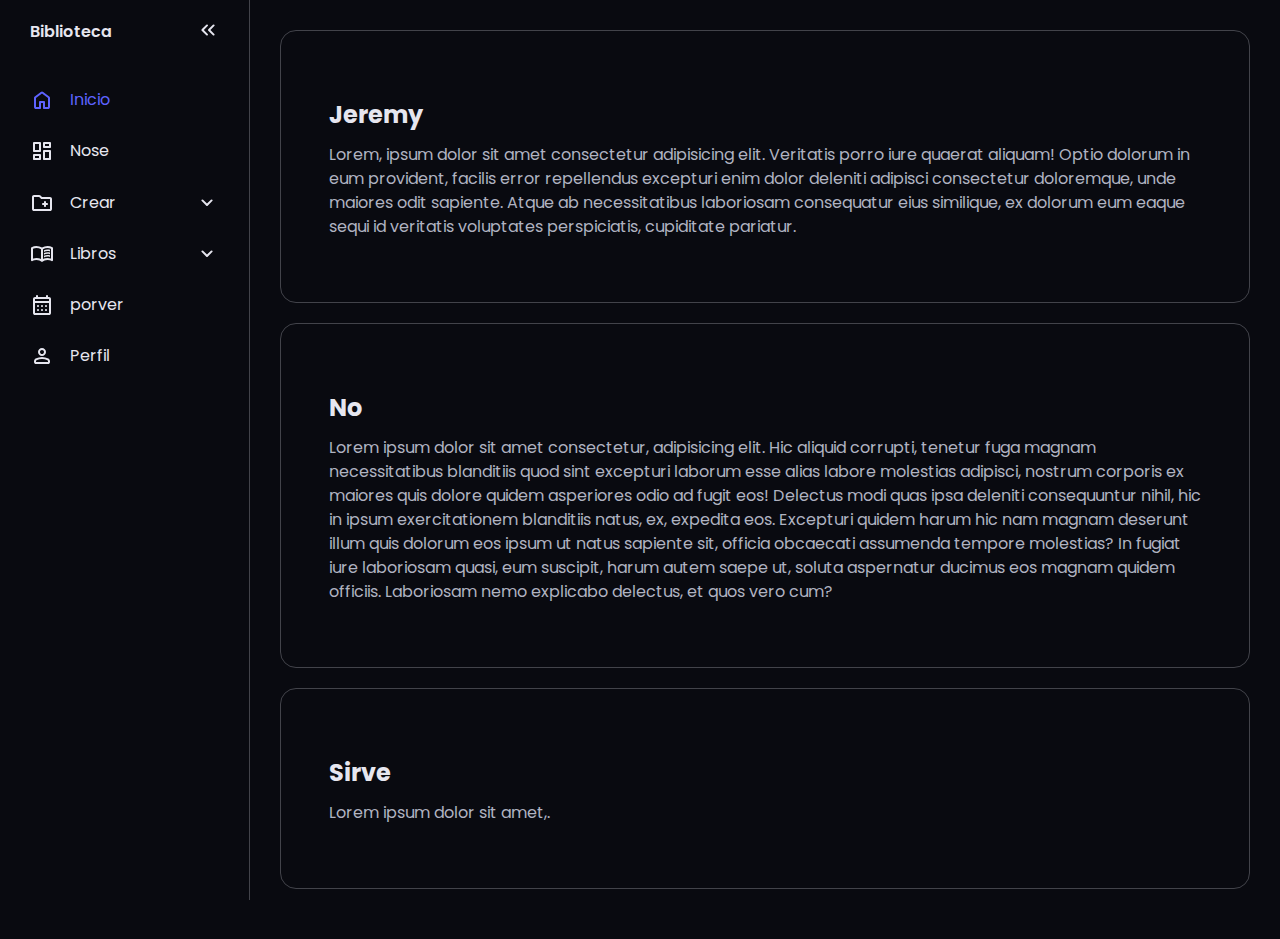
<file: Menu/index.html>
<!DOCTYPE html>
<html lang="en">

<head>
    <meta charset="UTF-8">
    <meta name="viewport" content="width=device-width, initial-scale=1.0">
    <title>Biblioteca</title>
    <link rel="stylesheet" href="estilo.css">
    <script type="text/javascript" src="main.js" defer></script>
</head>

<body>
    <nav id="sidebar">
        <ul>
            <li>
                <span class="logo">Biblioteca</span>
                <button onclick=toggleSidebar() id="toggle-btn">
                    <svg xmlns="http://www.w3.org/2000/svg" height="24px" viewBox="0 -960 960 960" width="24px"
                        fill="#e8eaed">
                        <path
                            d="m313-480 155 156q11 11 11.5 27.5T468-268q-11 11-28 11t-28-11L228-452q-6-6-8.5-13t-2.5-15q0-8 2.5-15t8.5-13l184-184q11-11 27.5-11.5T468-692q11 11 11 28t-11 28L313-480Zm264 0 155 156q11 11 11.5 27.5T732-268q-11 11-28 11t-28-11L492-452q-6-6-8.5-13t-2.5-15q0-8 2.5-15t8.5-13l184-184q11-11 27.5-11.5T732-692q11 11 11 28t-11 28L577-480Z" />
                    </svg>
                </button>
            </li>
            <li class="active">
                <a href="index.html">
                    <svg xmlns="http://www.w3.org/2000/svg" height="24px" viewBox="0 -960 960 960" width="24px"
                        fill="#e8eaed">
                        <path
                            d="M240-200h120v-200q0-17 11.5-28.5T400-440h160q17 0 28.5 11.5T600-400v200h120v-360L480-740 240-560v360Zm-80 0v-360q0-19 8.5-36t23.5-28l240-180q21-16 48-16t48 16l240 180q15 11 23.5 28t8.5 36v360q0 33-23.5 56.5T720-120H560q-17 0-28.5-11.5T520-160v-200h-80v200q0 17-11.5 28.5T400-120H240q-33 0-56.5-23.5T160-200Zm320-270Z" />
                    </svg>
                    <span>Inicio</span>
                </a>
            </li>
            <li>
                <a href="Nose.html">
                    <svg xmlns="http://www.w3.org/2000/svg" height="24px" viewBox="0 -960 960 960" width="24px"
                        fill="#e8eaed">
                        <path
                            d="M520-640v-160q0-17 11.5-28.5T560-840h240q17 0 28.5 11.5T840-800v160q0 17-11.5 28.5T800-600H560q-17 0-28.5-11.5T520-640ZM120-480v-320q0-17 11.5-28.5T160-840h240q17 0 28.5 11.5T440-800v320q0 17-11.5 28.5T400-440H160q-17 0-28.5-11.5T120-480Zm400 320v-320q0-17 11.5-28.5T560-520h240q17 0 28.5 11.5T840-480v320q0 17-11.5 28.5T800-120H560q-17 0-28.5-11.5T520-160Zm-400 0v-160q0-17 11.5-28.5T160-360h240q17 0 28.5 11.5T440-320v160q0 17-11.5 28.5T400-120H160q-17 0-28.5-11.5T120-160Zm80-360h160v-240H200v240Zm400 320h160v-240H600v240Zm0-480h160v-80H600v80ZM200-200h160v-80H200v80Zm160-320Zm240-160Zm0 240ZM360-280Z" />
                    </svg>
                    <span>Nose</span>
                </a>
            </li>
            <li>
                <button onclick=toggleSubMenu(this) class="dropdown-btn">
                    <svg xmlns="http://www.w3.org/2000/svg" height="24px" viewBox="0 -960 960 960" width="24px"
                        fill="#e8eaed">
                        <path
                            d="M160-160q-33 0-56.5-23.5T80-240v-480q0-33 23.5-56.5T160-800h207q16 0 30.5 6t25.5 17l57 57h320q33 0 56.5 23.5T880-640v400q0 33-23.5 56.5T800-160H160Zm0-80h640v-400H447l-80-80H160v480Zm0 0v-480 480Zm400-160v40q0 17 11.5 28.5T600-320q17 0 28.5-11.5T640-360v-40h40q17 0 28.5-11.5T720-440q0-17-11.5-28.5T680-480h-40v-40q0-17-11.5-28.5T600-560q-17 0-28.5 11.5T560-520v40h-40q-17 0-28.5 11.5T480-440q0 17 11.5 28.5T520-400h40Z" />
                    </svg>
                    <span>Crear</span>
                    <svg xmlns="http://www.w3.org/2000/svg" height="24px" viewBox="0 -960 960 960" width="24px"
                        fill="#e8eaed">
                        <path
                            d="M480-361q-8 0-15-2.5t-13-8.5L268-556q-11-11-11-28t11-28q11-11 28-11t28 11l156 156 156-156q11-11 28-11t28 11q11 11 11 28t-11 28L508-372q-6 6-13 8.5t-15 2.5Z" />
                    </svg>
                </button>
                <ul class="sub-menu">
                    <div>
                        <li><a href="Crear Libro.html">Crear Libro</a></li>
                        <li><a href="SubirLibro.html">Publicar/Subir</a></li>
                    </div>
                </ul>
            </li>
            <li>
                <button onclick=toggleSubMenu(this) class="dropdown-btn">
                    <svg xmlns="http://www.w3.org/2000/svg" height="24px" viewBox="0 -960 960 960" width="24px"
                        fill="#e8eaed">
                        <path
                            d="M560-564v-68q33-14 67.5-21t72.5-7q26 0 51 4t49 10v64q-24-9-48.5-13.5T700-600q-38 0-73 9.5T560-564Zm0 220v-68q33-14 67.5-21t72.5-7q26 0 51 4t49 10v64q-24-9-48.5-13.5T700-380q-38 0-73 9t-67 27Zm0-110v-68q33-14 67.5-21t72.5-7q26 0 51 4t49 10v64q-24-9-48.5-13.5T700-490q-38 0-73 9.5T560-454ZM260-320q47 0 91.5 10.5T440-278v-394q-41-24-87-36t-93-12q-36 0-71.5 7T120-692v396q35-12 69.5-18t70.5-6Zm260 42q44-21 88.5-31.5T700-320q36 0 70.5 6t69.5 18v-396q-33-14-68.5-21t-71.5-7q-47 0-93 12t-87 36v394Zm-40 118q-48-38-104-59t-116-21q-42 0-82.5 11T100-198q-21 11-40.5-1T40-234v-482q0-11 5.5-21T62-752q46-24 96-36t102-12q58 0 113.5 15T480-740q51-30 106.5-45T700-800q52 0 102 12t96 36q11 5 16.5 15t5.5 21v482q0 23-19.5 35t-40.5 1q-37-20-77.5-31T700-240q-60 0-116 21t-104 59ZM280-494Z" />
                    </svg>
                    <span>Libros</span>
                    <svg xmlns="http://www.w3.org/2000/svg" height="24px" viewBox="0 -960 960 960" width="24px"
                        fill="#e8eaed">
                        <path
                            d="M480-361q-8 0-15-2.5t-13-8.5L268-556q-11-11-11-28t11-28q11-11 28-11t28 11l156 156 156-156q11-11 28-11t28 11q11 11 11 28t-11 28L508-372q-6 6-13 8.5t-15 2.5Z" />
                    </svg>
                </button>
                <ul class="sub-menu">
                    <div>
                        <li><a href="LenguaEspañola.html">Lengua Española</a></li>
                        <li><a href="CienciasSociales.html">Ciencias Sociales</a></li>
                        <li><a href="CienciasNaturales.html">Ciencias Naturales</a></li>

                    </div>
                </ul>
            </li>
            <li>
                <a href="porver.html">
                    <svg xmlns="http://www.w3.org/2000/svg" height="24px" viewBox="0 -960 960 960" width="24px"
                        fill="#e8eaed">
                        <path
                            d="M200-80q-33 0-56.5-23.5T120-160v-560q0-33 23.5-56.5T200-800h40v-40q0-17 11.5-28.5T280-880q17 0 28.5 11.5T320-840v40h320v-40q0-17 11.5-28.5T680-880q17 0 28.5 11.5T720-840v40h40q33 0 56.5 23.5T840-720v560q0 33-23.5 56.5T760-80H200Zm0-80h560v-400H200v400Zm0-480h560v-80H200v80Zm0 0v-80 80Zm280 240q-17 0-28.5-11.5T440-440q0-17 11.5-28.5T480-480q17 0 28.5 11.5T520-440q0 17-11.5 28.5T480-400Zm-160 0q-17 0-28.5-11.5T280-440q0-17 11.5-28.5T320-480q17 0 28.5 11.5T360-440q0 17-11.5 28.5T320-400Zm320 0q-17 0-28.5-11.5T600-440q0-17 11.5-28.5T640-480q17 0 28.5 11.5T680-440q0 17-11.5 28.5T640-400ZM480-240q-17 0-28.5-11.5T440-280q0-17 11.5-28.5T480-320q17 0 28.5 11.5T520-280q0 17-11.5 28.5T480-240Zm-160 0q-17 0-28.5-11.5T280-280q0-17 11.5-28.5T320-320q17 0 28.5 11.5T360-280q0 17-11.5 28.5T320-240Zm320 0q-17 0-28.5-11.5T600-280q0-17 11.5-28.5T640-320q17 0 28.5 11.5T680-280q0 17-11.5 28.5T640-240Z" />
                    </svg>
                    <span>porver</span>
                </a>
            </li>
            <li>
                <a href="perfil.html">
                    <svg xmlns="http://www.w3.org/2000/svg" height="24px" viewBox="0 -960 960 960" width="24px"
                        fill="#e8eaed">
                        <path
                            d="M480-480q-66 0-113-47t-47-113q0-66 47-113t113-47q66 0 113 47t47 113q0 66-47 113t-113 47ZM160-240v-32q0-34 17.5-62.5T224-378q62-31 126-46.5T480-440q66 0 130 15.5T736-378q29 15 46.5 43.5T800-272v32q0 33-23.5 56.5T720-160H240q-33 0-56.5-23.5T160-240Zm80 0h480v-32q0-11-5.5-20T700-306q-54-27-109-40.5T480-360q-56 0-111 13.5T260-306q-9 5-14.5 14t-5.5 20v32Zm240-320q33 0 56.5-23.5T560-640q0-33-23.5-56.5T480-720q-33 0-56.5 23.5T400-640q0 33 23.5 56.5T480-560Zm0-80Zm0 400Z" />
                    </svg>
                    <span>Perfil</span>
                </a>
            </li>
        </ul>
    </nav>
    <main>
       
        <div class="container">
            <h2>Jeremy</h2>
            <p>Lorem, ipsum dolor sit amet consectetur adipisicing elit. Veritatis porro iure quaerat aliquam! Optio
                dolorum in eum provident, facilis error repellendus excepturi enim dolor deleniti adipisci consectetur
                doloremque, unde maiores odit sapiente. Atque ab necessitatibus laboriosam consequatur eius similique,
                ex dolorum eum eaque sequi id veritatis voluptates perspiciatis, cupiditate pariatur.</p>
        </div>
        <div class="container">
            <h2>No</h2>
            <p>Lorem ipsum dolor sit amet consectetur, adipisicing elit. Hic aliquid corrupti, tenetur fuga magnam
                necessitatibus blanditiis quod sint excepturi laborum esse alias labore molestias adipisci, nostrum
                corporis ex maiores quis dolore quidem asperiores odio ad fugit eos! Delectus modi quas ipsa deleniti
                consequuntur nihil, hic in ipsum exercitationem blanditiis natus, ex, expedita eos. Excepturi quidem
                harum hic nam magnam deserunt illum quis dolorum eos ipsum ut natus sapiente sit, officia obcaecati
                assumenda tempore molestias? In fugiat iure laboriosam quasi, eum suscipit, harum autem saepe ut, soluta
                aspernatur ducimus eos magnam quidem officiis. Laboriosam nemo explicabo delectus, et quos vero cum?</p>
        </div>
        <div class="container">
            <h2>Sirve</h2>
            <p>Lorem ipsum dolor sit amet,.</p>
        </div>
    </main>
</body>

</html>
</file>
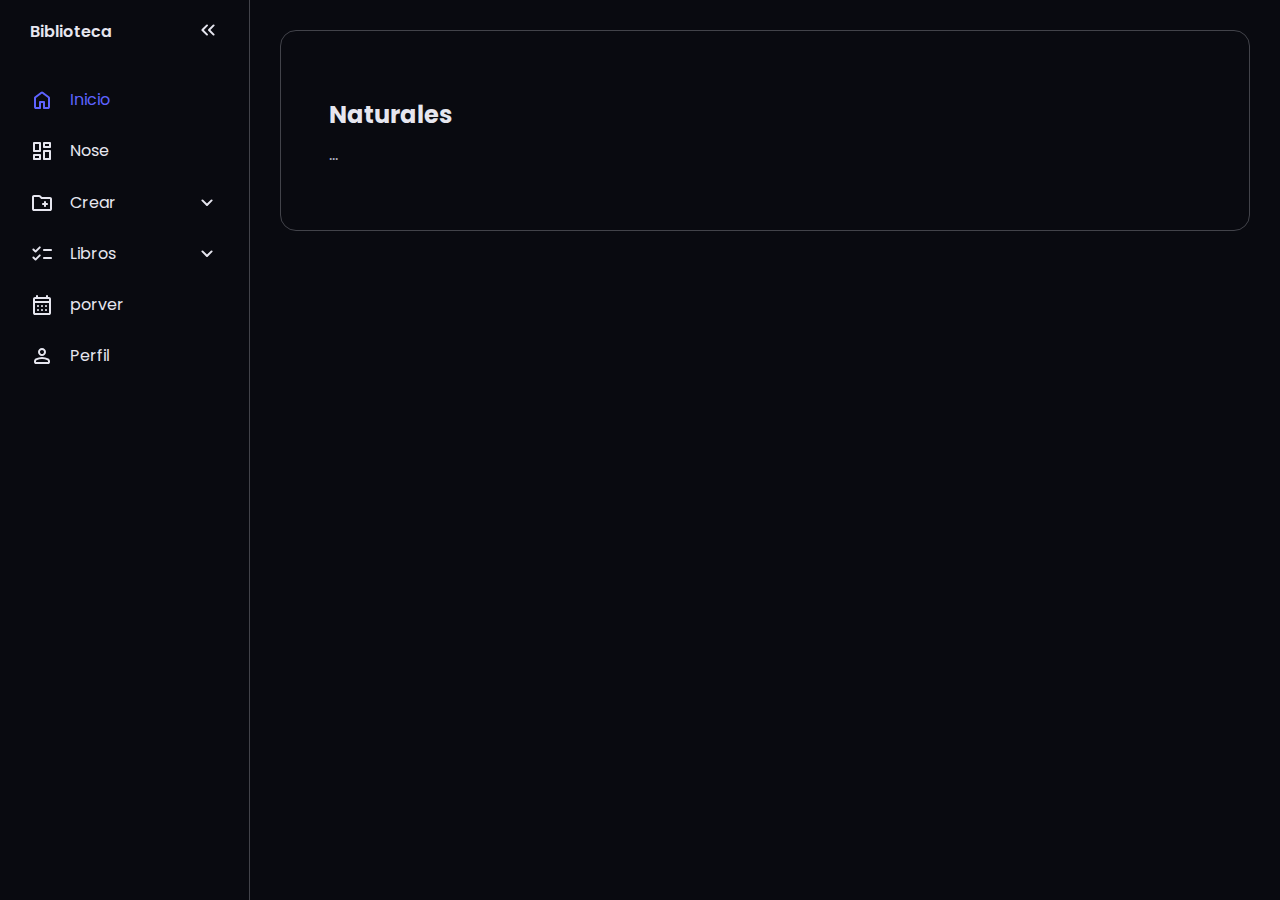
<file: Menu/CienciasNaturales.html>
<!DOCTYPE html>
<html lang="en">

<head>
    <meta charset="UTF-8">
    <meta name="viewport" content="width=device-width, initial-scale=1.0">
    <title>Biblioteca</title>
    <link rel="stylesheet" href="estilo.css">
    <script type="text/javascript" src="main.js" defer></script>
</head>

<body>
    <nav id="sidebar">
        <ul>
            <li>
                <span class="logo">Biblioteca</span>
                <button onclick=toggleSidebar() id="toggle-btn">
                    <svg xmlns="http://www.w3.org/2000/svg" height="24px" viewBox="0 -960 960 960" width="24px"
                        fill="#e8eaed">
                        <path
                            d="m313-480 155 156q11 11 11.5 27.5T468-268q-11 11-28 11t-28-11L228-452q-6-6-8.5-13t-2.5-15q0-8 2.5-15t8.5-13l184-184q11-11 27.5-11.5T468-692q11 11 11 28t-11 28L313-480Zm264 0 155 156q11 11 11.5 27.5T732-268q-11 11-28 11t-28-11L492-452q-6-6-8.5-13t-2.5-15q0-8 2.5-15t8.5-13l184-184q11-11 27.5-11.5T732-692q11 11 11 28t-11 28L577-480Z" />
                    </svg>
                </button>
            </li>
            <li class="active">
                <a href="index.html">
                    <svg xmlns="http://www.w3.org/2000/svg" height="24px" viewBox="0 -960 960 960" width="24px"
                        fill="#e8eaed">
                        <path
                            d="M240-200h120v-200q0-17 11.5-28.5T400-440h160q17 0 28.5 11.5T600-400v200h120v-360L480-740 240-560v360Zm-80 0v-360q0-19 8.5-36t23.5-28l240-180q21-16 48-16t48 16l240 180q15 11 23.5 28t8.5 36v360q0 33-23.5 56.5T720-120H560q-17 0-28.5-11.5T520-160v-200h-80v200q0 17-11.5 28.5T400-120H240q-33 0-56.5-23.5T160-200Zm320-270Z" />
                    </svg>
                    <span>Inicio</span>
                </a>
            </li>
            <li>
                <a href="Nose.html">
                    <svg xmlns="http://www.w3.org/2000/svg" height="24px" viewBox="0 -960 960 960" width="24px"
                        fill="#e8eaed">
                        <path
                            d="M520-640v-160q0-17 11.5-28.5T560-840h240q17 0 28.5 11.5T840-800v160q0 17-11.5 28.5T800-600H560q-17 0-28.5-11.5T520-640ZM120-480v-320q0-17 11.5-28.5T160-840h240q17 0 28.5 11.5T440-800v320q0 17-11.5 28.5T400-440H160q-17 0-28.5-11.5T120-480Zm400 320v-320q0-17 11.5-28.5T560-520h240q17 0 28.5 11.5T840-480v320q0 17-11.5 28.5T800-120H560q-17 0-28.5-11.5T520-160Zm-400 0v-160q0-17 11.5-28.5T160-360h240q17 0 28.5 11.5T440-320v160q0 17-11.5 28.5T400-120H160q-17 0-28.5-11.5T120-160Zm80-360h160v-240H200v240Zm400 320h160v-240H600v240Zm0-480h160v-80H600v80ZM200-200h160v-80H200v80Zm160-320Zm240-160Zm0 240ZM360-280Z" />
                    </svg>
                    <span>Nose</span>
                </a>
            </li>
            <li>
                <button onclick=toggleSubMenu(this) class="dropdown-btn">
                    <svg xmlns="http://www.w3.org/2000/svg" height="24px" viewBox="0 -960 960 960" width="24px"
                        fill="#e8eaed">
                        <path
                            d="M160-160q-33 0-56.5-23.5T80-240v-480q0-33 23.5-56.5T160-800h207q16 0 30.5 6t25.5 17l57 57h320q33 0 56.5 23.5T880-640v400q0 33-23.5 56.5T800-160H160Zm0-80h640v-400H447l-80-80H160v480Zm0 0v-480 480Zm400-160v40q0 17 11.5 28.5T600-320q17 0 28.5-11.5T640-360v-40h40q17 0 28.5-11.5T720-440q0-17-11.5-28.5T680-480h-40v-40q0-17-11.5-28.5T600-560q-17 0-28.5 11.5T560-520v40h-40q-17 0-28.5 11.5T480-440q0 17 11.5 28.5T520-400h40Z" />
                    </svg>
                    <span>Crear</span>
                    <svg xmlns="http://www.w3.org/2000/svg" height="24px" viewBox="0 -960 960 960" width="24px"
                        fill="#e8eaed">
                        <path
                            d="M480-361q-8 0-15-2.5t-13-8.5L268-556q-11-11-11-28t11-28q11-11 28-11t28 11l156 156 156-156q11-11 28-11t28 11q11 11 11 28t-11 28L508-372q-6 6-13 8.5t-15 2.5Z" />
                    </svg>
                </button>
                <ul class="sub-menu">
                    <div>
                        <li><a href="Crear Libro.html">Crear Libro</a></li>
                        <li><a href="SubirLibro.html">Publicar/Subir</a></li>
                    </div>
                </ul>
            </li>
            <li>
                <button onclick=toggleSubMenu(this) class="dropdown-btn">
                    <svg xmlns="http://www.w3.org/2000/svg" height="24px" viewBox="0 -960 960 960" width="24px"
                        fill="#e8eaed">
                        <path
                            d="m221-313 142-142q12-12 28-11.5t28 12.5q11 12 11 28t-11 28L250-228q-12 12-28 12t-28-12l-86-86q-11-11-11-28t11-28q11-11 28-11t28 11l57 57Zm0-320 142-142q12-12 28-11.5t28 12.5q11 12 11 28t-11 28L250-548q-12 12-28 12t-28-12l-86-86q-11-11-11-28t11-28q11-11 28-11t28 11l57 57Zm339 353q-17 0-28.5-11.5T520-320q0-17 11.5-28.5T560-360h280q17 0 28.5 11.5T880-320q0 17-11.5 28.5T840-280H560Zm0-320q-17 0-28.5-11.5T520-640q0-17 11.5-28.5T560-680h280q17 0 28.5 11.5T880-640q0 17-11.5 28.5T840-600H560Z" />
                    </svg>
                    <span>Libros</span>
                    <svg xmlns="http://www.w3.org/2000/svg" height="24px" viewBox="0 -960 960 960" width="24px"
                        fill="#e8eaed">
                        <path
                            d="M480-361q-8 0-15-2.5t-13-8.5L268-556q-11-11-11-28t11-28q11-11 28-11t28 11l156 156 156-156q11-11 28-11t28 11q11 11 11 28t-11 28L508-372q-6 6-13 8.5t-15 2.5Z" />
                    </svg>
                </button>
                <ul class="sub-menu">
                    <div>
                        <li><a href="LenguaEspañola.html">Lengua Española</a></li>
                        <li><a href="CienciasSociales.html">Ciencias Sociales</a></li>
                        <li><a href="CienciasNaturales.html">Ciencias Naturales</a></li>

                    </div>
                </ul>
            </li>
            <li>
                <a href="porver.html">
                    <svg xmlns="http://www.w3.org/2000/svg" height="24px" viewBox="0 -960 960 960" width="24px"
                        fill="#e8eaed">
                        <path
                            d="M200-80q-33 0-56.5-23.5T120-160v-560q0-33 23.5-56.5T200-800h40v-40q0-17 11.5-28.5T280-880q17 0 28.5 11.5T320-840v40h320v-40q0-17 11.5-28.5T680-880q17 0 28.5 11.5T720-840v40h40q33 0 56.5 23.5T840-720v560q0 33-23.5 56.5T760-80H200Zm0-80h560v-400H200v400Zm0-480h560v-80H200v80Zm0 0v-80 80Zm280 240q-17 0-28.5-11.5T440-440q0-17 11.5-28.5T480-480q17 0 28.5 11.5T520-440q0 17-11.5 28.5T480-400Zm-160 0q-17 0-28.5-11.5T280-440q0-17 11.5-28.5T320-480q17 0 28.5 11.5T360-440q0 17-11.5 28.5T320-400Zm320 0q-17 0-28.5-11.5T600-440q0-17 11.5-28.5T640-480q17 0 28.5 11.5T680-440q0 17-11.5 28.5T640-400ZM480-240q-17 0-28.5-11.5T440-280q0-17 11.5-28.5T480-320q17 0 28.5 11.5T520-280q0 17-11.5 28.5T480-240Zm-160 0q-17 0-28.5-11.5T280-280q0-17 11.5-28.5T320-320q17 0 28.5 11.5T360-280q0 17-11.5 28.5T320-240Zm320 0q-17 0-28.5-11.5T600-280q0-17 11.5-28.5T640-320q17 0 28.5 11.5T680-280q0 17-11.5 28.5T640-240Z" />
                    </svg>
                    <span>porver</span>
                </a>
            </li>
            <li>
                <a href="perfil.html">
                    <svg xmlns="http://www.w3.org/2000/svg" height="24px" viewBox="0 -960 960 960" width="24px"
                        fill="#e8eaed">
                        <path
                            d="M480-480q-66 0-113-47t-47-113q0-66 47-113t113-47q66 0 113 47t47 113q0 66-47 113t-113 47ZM160-240v-32q0-34 17.5-62.5T224-378q62-31 126-46.5T480-440q66 0 130 15.5T736-378q29 15 46.5 43.5T800-272v32q0 33-23.5 56.5T720-160H240q-33 0-56.5-23.5T160-240Zm80 0h480v-32q0-11-5.5-20T700-306q-54-27-109-40.5T480-360q-56 0-111 13.5T260-306q-9 5-14.5 14t-5.5 20v32Zm240-320q33 0 56.5-23.5T560-640q0-33-23.5-56.5T480-720q-33 0-56.5 23.5T400-640q0 33 23.5 56.5T480-560Zm0-80Zm0 400Z" />
                    </svg>
                    <span>Perfil</span>
                </a>
            </li>
        </ul>
    </nav>
    <main>
        <div class="container">
            <h2>Naturales</h2>
            <p>...</p>
        </div>
    </main>
</body>

</html>
</file>
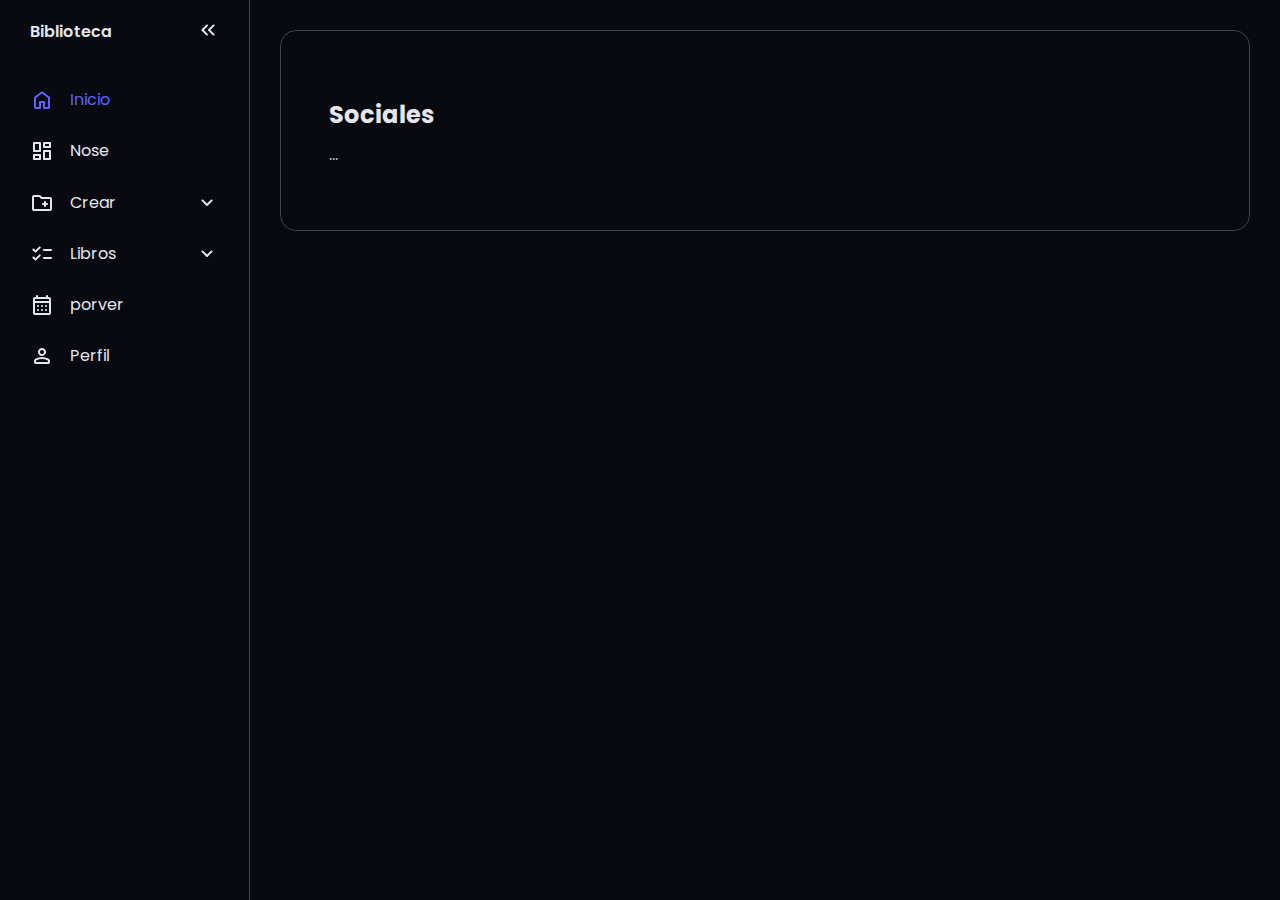
<file: Menu/CienciasSociales.html>
<!DOCTYPE html>
<html lang="en">

<head>
    <meta charset="UTF-8">
    <meta name="viewport" content="width=device-width, initial-scale=1.0">
    <title>Biblioteca</title>
    <link rel="stylesheet" href="estilo.css">
    <script type="text/javascript" src="main.js" defer></script>
</head>

<body>
    <nav id="sidebar">
        <ul>
            <li>
                <span class="logo">Biblioteca</span>
                <button onclick=toggleSidebar() id="toggle-btn">
                    <svg xmlns="http://www.w3.org/2000/svg" height="24px" viewBox="0 -960 960 960" width="24px"
                        fill="#e8eaed">
                        <path
                            d="m313-480 155 156q11 11 11.5 27.5T468-268q-11 11-28 11t-28-11L228-452q-6-6-8.5-13t-2.5-15q0-8 2.5-15t8.5-13l184-184q11-11 27.5-11.5T468-692q11 11 11 28t-11 28L313-480Zm264 0 155 156q11 11 11.5 27.5T732-268q-11 11-28 11t-28-11L492-452q-6-6-8.5-13t-2.5-15q0-8 2.5-15t8.5-13l184-184q11-11 27.5-11.5T732-692q11 11 11 28t-11 28L577-480Z" />
                    </svg>
                </button>
            </li>
            <li class="active">
                <a href="index.html">
                    <svg xmlns="http://www.w3.org/2000/svg" height="24px" viewBox="0 -960 960 960" width="24px"
                        fill="#e8eaed">
                        <path
                            d="M240-200h120v-200q0-17 11.5-28.5T400-440h160q17 0 28.5 11.5T600-400v200h120v-360L480-740 240-560v360Zm-80 0v-360q0-19 8.5-36t23.5-28l240-180q21-16 48-16t48 16l240 180q15 11 23.5 28t8.5 36v360q0 33-23.5 56.5T720-120H560q-17 0-28.5-11.5T520-160v-200h-80v200q0 17-11.5 28.5T400-120H240q-33 0-56.5-23.5T160-200Zm320-270Z" />
                    </svg>
                    <span>Inicio</span>
                </a>
            </li>
            <li>
                <a href="Nose.html">
                    <svg xmlns="http://www.w3.org/2000/svg" height="24px" viewBox="0 -960 960 960" width="24px"
                        fill="#e8eaed">
                        <path
                            d="M520-640v-160q0-17 11.5-28.5T560-840h240q17 0 28.5 11.5T840-800v160q0 17-11.5 28.5T800-600H560q-17 0-28.5-11.5T520-640ZM120-480v-320q0-17 11.5-28.5T160-840h240q17 0 28.5 11.5T440-800v320q0 17-11.5 28.5T400-440H160q-17 0-28.5-11.5T120-480Zm400 320v-320q0-17 11.5-28.5T560-520h240q17 0 28.5 11.5T840-480v320q0 17-11.5 28.5T800-120H560q-17 0-28.5-11.5T520-160Zm-400 0v-160q0-17 11.5-28.5T160-360h240q17 0 28.5 11.5T440-320v160q0 17-11.5 28.5T400-120H160q-17 0-28.5-11.5T120-160Zm80-360h160v-240H200v240Zm400 320h160v-240H600v240Zm0-480h160v-80H600v80ZM200-200h160v-80H200v80Zm160-320Zm240-160Zm0 240ZM360-280Z" />
                    </svg>
                    <span>Nose</span>
                </a>
            </li>
            <li>
                <button onclick=toggleSubMenu(this) class="dropdown-btn">
                    <svg xmlns="http://www.w3.org/2000/svg" height="24px" viewBox="0 -960 960 960" width="24px"
                        fill="#e8eaed">
                        <path
                            d="M160-160q-33 0-56.5-23.5T80-240v-480q0-33 23.5-56.5T160-800h207q16 0 30.5 6t25.5 17l57 57h320q33 0 56.5 23.5T880-640v400q0 33-23.5 56.5T800-160H160Zm0-80h640v-400H447l-80-80H160v480Zm0 0v-480 480Zm400-160v40q0 17 11.5 28.5T600-320q17 0 28.5-11.5T640-360v-40h40q17 0 28.5-11.5T720-440q0-17-11.5-28.5T680-480h-40v-40q0-17-11.5-28.5T600-560q-17 0-28.5 11.5T560-520v40h-40q-17 0-28.5 11.5T480-440q0 17 11.5 28.5T520-400h40Z" />
                    </svg>
                    <span>Crear</span>
                    <svg xmlns="http://www.w3.org/2000/svg" height="24px" viewBox="0 -960 960 960" width="24px"
                        fill="#e8eaed">
                        <path
                            d="M480-361q-8 0-15-2.5t-13-8.5L268-556q-11-11-11-28t11-28q11-11 28-11t28 11l156 156 156-156q11-11 28-11t28 11q11 11 11 28t-11 28L508-372q-6 6-13 8.5t-15 2.5Z" />
                    </svg>
                </button>
                <ul class="sub-menu">
                    <div>
                        <li><a href="Crear Libro.html">Crear Libro</a></li>
                        <li><a href="SubirLibro.html">Publicar/Subir</a></li>
                    </div>
                </ul>
            </li>
            <li>
                <button onclick=toggleSubMenu(this) class="dropdown-btn">
                    <svg xmlns="http://www.w3.org/2000/svg" height="24px" viewBox="0 -960 960 960" width="24px"
                        fill="#e8eaed">
                        <path
                            d="m221-313 142-142q12-12 28-11.5t28 12.5q11 12 11 28t-11 28L250-228q-12 12-28 12t-28-12l-86-86q-11-11-11-28t11-28q11-11 28-11t28 11l57 57Zm0-320 142-142q12-12 28-11.5t28 12.5q11 12 11 28t-11 28L250-548q-12 12-28 12t-28-12l-86-86q-11-11-11-28t11-28q11-11 28-11t28 11l57 57Zm339 353q-17 0-28.5-11.5T520-320q0-17 11.5-28.5T560-360h280q17 0 28.5 11.5T880-320q0 17-11.5 28.5T840-280H560Zm0-320q-17 0-28.5-11.5T520-640q0-17 11.5-28.5T560-680h280q17 0 28.5 11.5T880-640q0 17-11.5 28.5T840-600H560Z" />
                    </svg>
                    <span>Libros</span>
                    <svg xmlns="http://www.w3.org/2000/svg" height="24px" viewBox="0 -960 960 960" width="24px"
                        fill="#e8eaed">
                        <path
                            d="M480-361q-8 0-15-2.5t-13-8.5L268-556q-11-11-11-28t11-28q11-11 28-11t28 11l156 156 156-156q11-11 28-11t28 11q11 11 11 28t-11 28L508-372q-6 6-13 8.5t-15 2.5Z" />
                    </svg>
                </button>
                <ul class="sub-menu">
                    <div>
                        <li><a href="LenguaEspañola.html">Lengua Española</a></li>
                        <li><a href="CienciasSociales.html">Ciencias Sociales</a></li>
                        <li><a href="CienciasNaturales.html">Ciencias Naturales</a></li>

                    </div>
                </ul>
            </li>
            <li>
                <a href="porver.html">
                    <svg xmlns="http://www.w3.org/2000/svg" height="24px" viewBox="0 -960 960 960" width="24px"
                        fill="#e8eaed">
                        <path
                            d="M200-80q-33 0-56.5-23.5T120-160v-560q0-33 23.5-56.5T200-800h40v-40q0-17 11.5-28.5T280-880q17 0 28.5 11.5T320-840v40h320v-40q0-17 11.5-28.5T680-880q17 0 28.5 11.5T720-840v40h40q33 0 56.5 23.5T840-720v560q0 33-23.5 56.5T760-80H200Zm0-80h560v-400H200v400Zm0-480h560v-80H200v80Zm0 0v-80 80Zm280 240q-17 0-28.5-11.5T440-440q0-17 11.5-28.5T480-480q17 0 28.5 11.5T520-440q0 17-11.5 28.5T480-400Zm-160 0q-17 0-28.5-11.5T280-440q0-17 11.5-28.5T320-480q17 0 28.5 11.5T360-440q0 17-11.5 28.5T320-400Zm320 0q-17 0-28.5-11.5T600-440q0-17 11.5-28.5T640-480q17 0 28.5 11.5T680-440q0 17-11.5 28.5T640-400ZM480-240q-17 0-28.5-11.5T440-280q0-17 11.5-28.5T480-320q17 0 28.5 11.5T520-280q0 17-11.5 28.5T480-240Zm-160 0q-17 0-28.5-11.5T280-280q0-17 11.5-28.5T320-320q17 0 28.5 11.5T360-280q0 17-11.5 28.5T320-240Zm320 0q-17 0-28.5-11.5T600-280q0-17 11.5-28.5T640-320q17 0 28.5 11.5T680-280q0 17-11.5 28.5T640-240Z" />
                    </svg>
                    <span>porver</span>
                </a>
            </li>
            <li>
                <a href="perfil.html">
                    <svg xmlns="http://www.w3.org/2000/svg" height="24px" viewBox="0 -960 960 960" width="24px"
                        fill="#e8eaed">
                        <path
                            d="M480-480q-66 0-113-47t-47-113q0-66 47-113t113-47q66 0 113 47t47 113q0 66-47 113t-113 47ZM160-240v-32q0-34 17.5-62.5T224-378q62-31 126-46.5T480-440q66 0 130 15.5T736-378q29 15 46.5 43.5T800-272v32q0 33-23.5 56.5T720-160H240q-33 0-56.5-23.5T160-240Zm80 0h480v-32q0-11-5.5-20T700-306q-54-27-109-40.5T480-360q-56 0-111 13.5T260-306q-9 5-14.5 14t-5.5 20v32Zm240-320q33 0 56.5-23.5T560-640q0-33-23.5-56.5T480-720q-33 0-56.5 23.5T400-640q0 33 23.5 56.5T480-560Zm0-80Zm0 400Z" />
                    </svg>
                    <span>Perfil</span>
                </a>
            </li>
        </ul>
    </nav>
    <main>
        <div class="container">
            <h2>Sociales</h2>
            <p>...</p>
        </div>
    </main>
</body>

</html>
</file>
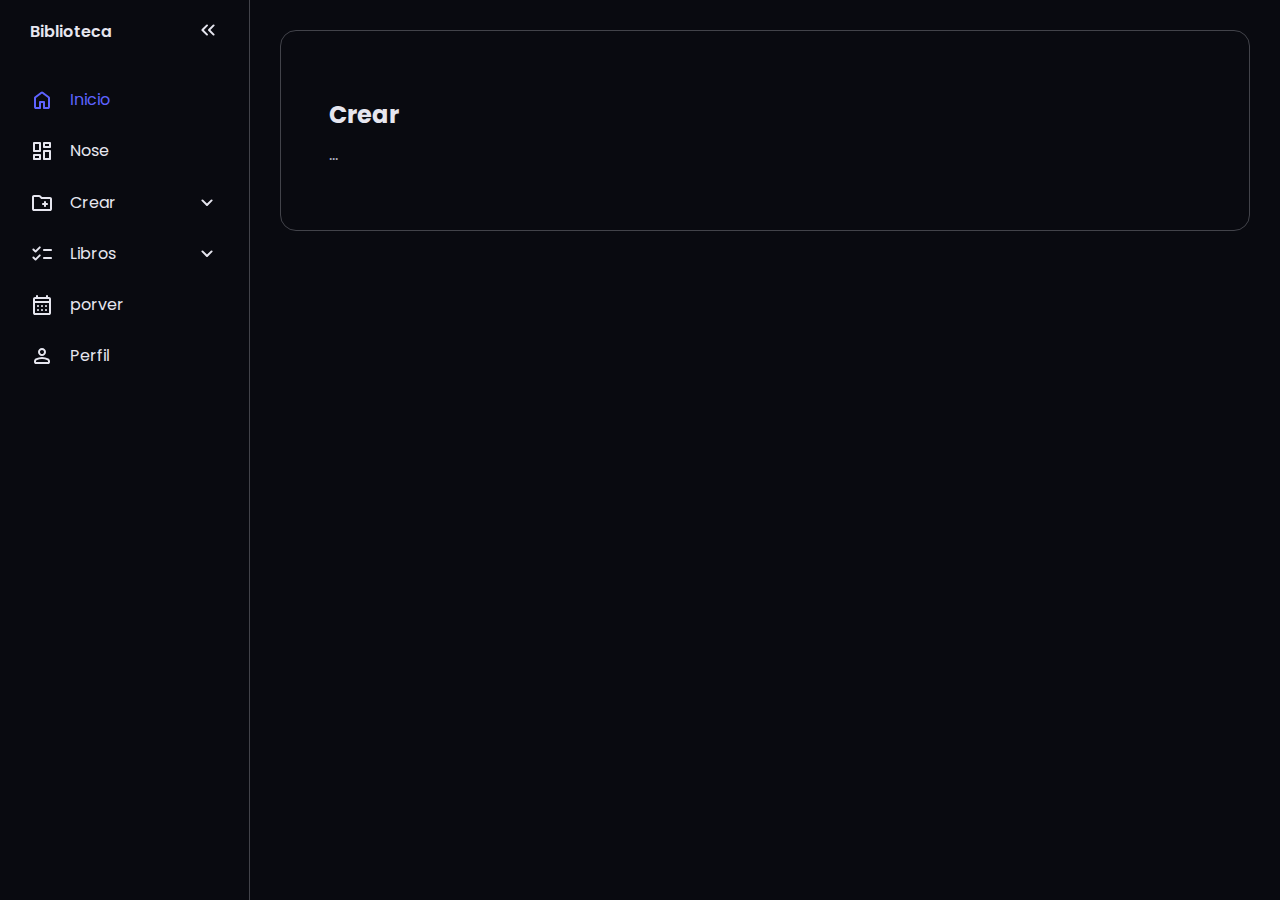
<file: Menu/Crear Libro.html>
<!DOCTYPE html>
<html lang="en">

<head>
    <meta charset="UTF-8">
    <meta name="viewport" content="width=device-width, initial-scale=1.0">
    <title>Biblioteca</title>
    <link rel="stylesheet" href="estilo.css">
    <script type="text/javascript" src="main.js" defer></script>
</head>

<body>
    <nav id="sidebar">
        <ul>
            <li>
                <span class="logo">Biblioteca</span>
                <button onclick=toggleSidebar() id="toggle-btn">
                    <svg xmlns="http://www.w3.org/2000/svg" height="24px" viewBox="0 -960 960 960" width="24px"
                        fill="#e8eaed">
                        <path
                            d="m313-480 155 156q11 11 11.5 27.5T468-268q-11 11-28 11t-28-11L228-452q-6-6-8.5-13t-2.5-15q0-8 2.5-15t8.5-13l184-184q11-11 27.5-11.5T468-692q11 11 11 28t-11 28L313-480Zm264 0 155 156q11 11 11.5 27.5T732-268q-11 11-28 11t-28-11L492-452q-6-6-8.5-13t-2.5-15q0-8 2.5-15t8.5-13l184-184q11-11 27.5-11.5T732-692q11 11 11 28t-11 28L577-480Z" />
                    </svg>
                </button>
            </li>
            <li class="active">
                <a href="index.html">
                    <svg xmlns="http://www.w3.org/2000/svg" height="24px" viewBox="0 -960 960 960" width="24px"
                        fill="#e8eaed">
                        <path
                            d="M240-200h120v-200q0-17 11.5-28.5T400-440h160q17 0 28.5 11.5T600-400v200h120v-360L480-740 240-560v360Zm-80 0v-360q0-19 8.5-36t23.5-28l240-180q21-16 48-16t48 16l240 180q15 11 23.5 28t8.5 36v360q0 33-23.5 56.5T720-120H560q-17 0-28.5-11.5T520-160v-200h-80v200q0 17-11.5 28.5T400-120H240q-33 0-56.5-23.5T160-200Zm320-270Z" />
                    </svg>
                    <span>Inicio</span>
                </a>
            </li>
            <li>
                <a href="Nose.html">
                    <svg xmlns="http://www.w3.org/2000/svg" height="24px" viewBox="0 -960 960 960" width="24px"
                        fill="#e8eaed">
                        <path
                            d="M520-640v-160q0-17 11.5-28.5T560-840h240q17 0 28.5 11.5T840-800v160q0 17-11.5 28.5T800-600H560q-17 0-28.5-11.5T520-640ZM120-480v-320q0-17 11.5-28.5T160-840h240q17 0 28.5 11.5T440-800v320q0 17-11.5 28.5T400-440H160q-17 0-28.5-11.5T120-480Zm400 320v-320q0-17 11.5-28.5T560-520h240q17 0 28.5 11.5T840-480v320q0 17-11.5 28.5T800-120H560q-17 0-28.5-11.5T520-160Zm-400 0v-160q0-17 11.5-28.5T160-360h240q17 0 28.5 11.5T440-320v160q0 17-11.5 28.5T400-120H160q-17 0-28.5-11.5T120-160Zm80-360h160v-240H200v240Zm400 320h160v-240H600v240Zm0-480h160v-80H600v80ZM200-200h160v-80H200v80Zm160-320Zm240-160Zm0 240ZM360-280Z" />
                    </svg>
                    <span>Nose</span>
                </a>
            </li>
            <li>
                <button onclick=toggleSubMenu(this) class="dropdown-btn">
                    <svg xmlns="http://www.w3.org/2000/svg" height="24px" viewBox="0 -960 960 960" width="24px"
                        fill="#e8eaed">
                        <path
                            d="M160-160q-33 0-56.5-23.5T80-240v-480q0-33 23.5-56.5T160-800h207q16 0 30.5 6t25.5 17l57 57h320q33 0 56.5 23.5T880-640v400q0 33-23.5 56.5T800-160H160Zm0-80h640v-400H447l-80-80H160v480Zm0 0v-480 480Zm400-160v40q0 17 11.5 28.5T600-320q17 0 28.5-11.5T640-360v-40h40q17 0 28.5-11.5T720-440q0-17-11.5-28.5T680-480h-40v-40q0-17-11.5-28.5T600-560q-17 0-28.5 11.5T560-520v40h-40q-17 0-28.5 11.5T480-440q0 17 11.5 28.5T520-400h40Z" />
                    </svg>
                    <span>Crear</span>
                    <svg xmlns="http://www.w3.org/2000/svg" height="24px" viewBox="0 -960 960 960" width="24px"
                        fill="#e8eaed">
                        <path
                            d="M480-361q-8 0-15-2.5t-13-8.5L268-556q-11-11-11-28t11-28q11-11 28-11t28 11l156 156 156-156q11-11 28-11t28 11q11 11 11 28t-11 28L508-372q-6 6-13 8.5t-15 2.5Z" />
                    </svg>
                </button>
                <ul class="sub-menu">
                    <div>
                        <li><a href="Crear Libro.html">Crear Libro</a></li>
                        <li><a href="SubirLibro.html">Publicar/Subir</a></li>
                    </div>
                </ul>
            </li>
            <li>
                <button onclick=toggleSubMenu(this) class="dropdown-btn">
                    <svg xmlns="http://www.w3.org/2000/svg" height="24px" viewBox="0 -960 960 960" width="24px"
                        fill="#e8eaed">
                        <path
                            d="m221-313 142-142q12-12 28-11.5t28 12.5q11 12 11 28t-11 28L250-228q-12 12-28 12t-28-12l-86-86q-11-11-11-28t11-28q11-11 28-11t28 11l57 57Zm0-320 142-142q12-12 28-11.5t28 12.5q11 12 11 28t-11 28L250-548q-12 12-28 12t-28-12l-86-86q-11-11-11-28t11-28q11-11 28-11t28 11l57 57Zm339 353q-17 0-28.5-11.5T520-320q0-17 11.5-28.5T560-360h280q17 0 28.5 11.5T880-320q0 17-11.5 28.5T840-280H560Zm0-320q-17 0-28.5-11.5T520-640q0-17 11.5-28.5T560-680h280q17 0 28.5 11.5T880-640q0 17-11.5 28.5T840-600H560Z" />
                    </svg>
                    <span>Libros</span>
                    <svg xmlns="http://www.w3.org/2000/svg" height="24px" viewBox="0 -960 960 960" width="24px"
                        fill="#e8eaed">
                        <path
                            d="M480-361q-8 0-15-2.5t-13-8.5L268-556q-11-11-11-28t11-28q11-11 28-11t28 11l156 156 156-156q11-11 28-11t28 11q11 11 11 28t-11 28L508-372q-6 6-13 8.5t-15 2.5Z" />
                    </svg>
                </button>
                <ul class="sub-menu">
                    <div>
                        <li><a href="LenguaEspañola.html">Lengua Española</a></li>
                        <li><a href="CienciasSociales.html">Ciencias Sociales</a></li>
                        <li><a href="CienciasNaturales.html">Ciencias Naturales</a></li>

                    </div>
                </ul>
            </li>
            <li>
                <a href="porver.html">
                    <svg xmlns="http://www.w3.org/2000/svg" height="24px" viewBox="0 -960 960 960" width="24px"
                        fill="#e8eaed">
                        <path
                            d="M200-80q-33 0-56.5-23.5T120-160v-560q0-33 23.5-56.5T200-800h40v-40q0-17 11.5-28.5T280-880q17 0 28.5 11.5T320-840v40h320v-40q0-17 11.5-28.5T680-880q17 0 28.5 11.5T720-840v40h40q33 0 56.5 23.5T840-720v560q0 33-23.5 56.5T760-80H200Zm0-80h560v-400H200v400Zm0-480h560v-80H200v80Zm0 0v-80 80Zm280 240q-17 0-28.5-11.5T440-440q0-17 11.5-28.5T480-480q17 0 28.5 11.5T520-440q0 17-11.5 28.5T480-400Zm-160 0q-17 0-28.5-11.5T280-440q0-17 11.5-28.5T320-480q17 0 28.5 11.5T360-440q0 17-11.5 28.5T320-400Zm320 0q-17 0-28.5-11.5T600-440q0-17 11.5-28.5T640-480q17 0 28.5 11.5T680-440q0 17-11.5 28.5T640-400ZM480-240q-17 0-28.5-11.5T440-280q0-17 11.5-28.5T480-320q17 0 28.5 11.5T520-280q0 17-11.5 28.5T480-240Zm-160 0q-17 0-28.5-11.5T280-280q0-17 11.5-28.5T320-320q17 0 28.5 11.5T360-280q0 17-11.5 28.5T320-240Zm320 0q-17 0-28.5-11.5T600-280q0-17 11.5-28.5T640-320q17 0 28.5 11.5T680-280q0 17-11.5 28.5T640-240Z" />
                    </svg>
                    <span>porver</span>
                </a>
            </li>
            <li>
                <a href="perfil.html">
                    <svg xmlns="http://www.w3.org/2000/svg" height="24px" viewBox="0 -960 960 960" width="24px"
                        fill="#e8eaed">
                        <path
                            d="M480-480q-66 0-113-47t-47-113q0-66 47-113t113-47q66 0 113 47t47 113q0 66-47 113t-113 47ZM160-240v-32q0-34 17.5-62.5T224-378q62-31 126-46.5T480-440q66 0 130 15.5T736-378q29 15 46.5 43.5T800-272v32q0 33-23.5 56.5T720-160H240q-33 0-56.5-23.5T160-240Zm80 0h480v-32q0-11-5.5-20T700-306q-54-27-109-40.5T480-360q-56 0-111 13.5T260-306q-9 5-14.5 14t-5.5 20v32Zm240-320q33 0 56.5-23.5T560-640q0-33-23.5-56.5T480-720q-33 0-56.5 23.5T400-640q0 33 23.5 56.5T480-560Zm0-80Zm0 400Z" />
                    </svg>
                    <span>Perfil</span>
                </a>
            </li>
        </ul>
    </nav>
    <main>
        <div class="container">
            <h2>Crear</h2>
            <p>...</p>
        </div>
    </main>
</body>

</html>
</file>
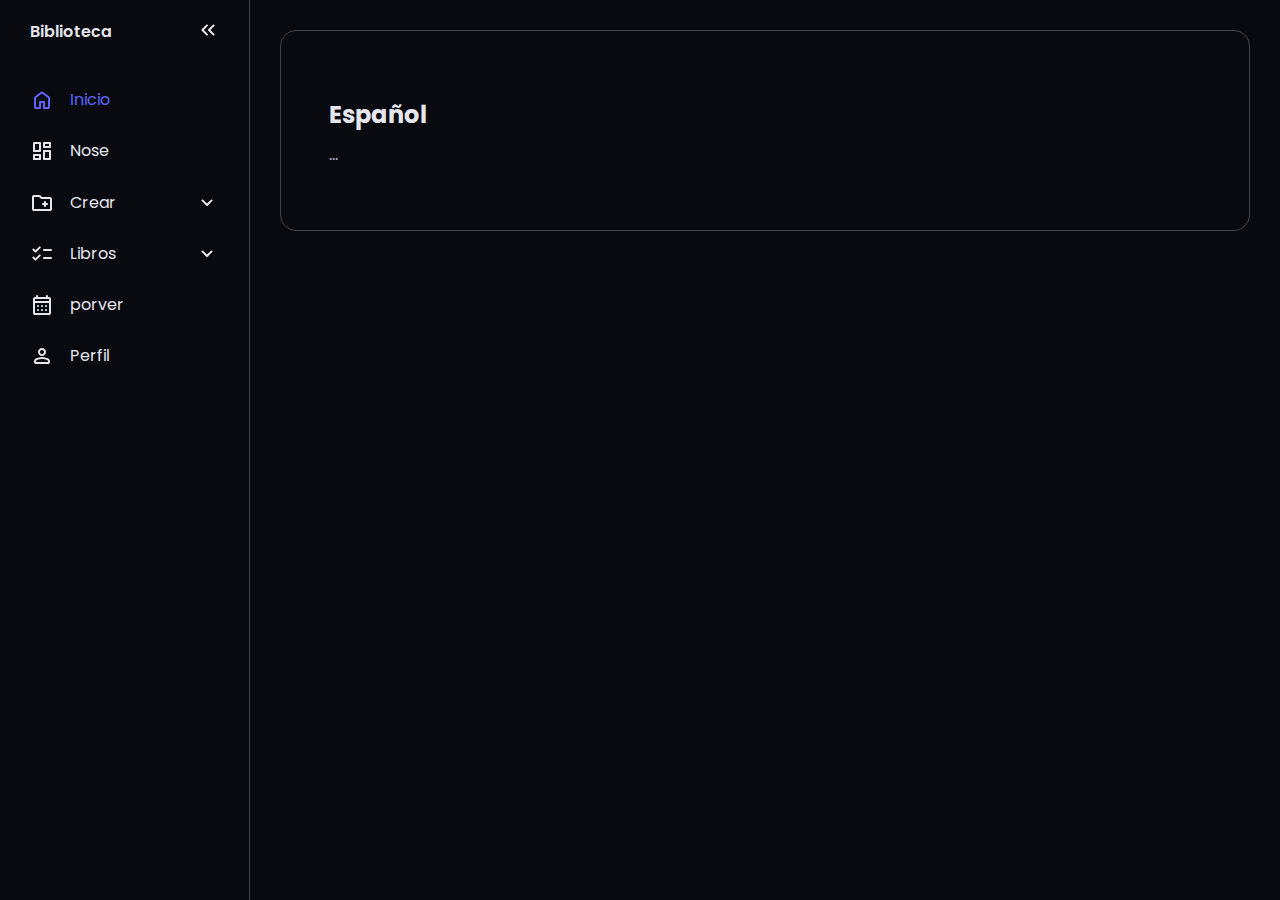
<file: Menu/LenguaEspañola.html>
<!DOCTYPE html>
<html lang="en">

<head>
    <meta charset="UTF-8">
    <meta name="viewport" content="width=device-width, initial-scale=1.0">
    <title>Biblioteca</title>
    <link rel="stylesheet" href="estilo.css">
    <script type="text/javascript" src="main.js" defer></script>
</head>

<body>
    <nav id="sidebar">
        <ul>
            <li>
                <span class="logo">Biblioteca</span>
                <button onclick=toggleSidebar() id="toggle-btn">
                    <svg xmlns="http://www.w3.org/2000/svg" height="24px" viewBox="0 -960 960 960" width="24px"
                        fill="#e8eaed">
                        <path
                            d="m313-480 155 156q11 11 11.5 27.5T468-268q-11 11-28 11t-28-11L228-452q-6-6-8.5-13t-2.5-15q0-8 2.5-15t8.5-13l184-184q11-11 27.5-11.5T468-692q11 11 11 28t-11 28L313-480Zm264 0 155 156q11 11 11.5 27.5T732-268q-11 11-28 11t-28-11L492-452q-6-6-8.5-13t-2.5-15q0-8 2.5-15t8.5-13l184-184q11-11 27.5-11.5T732-692q11 11 11 28t-11 28L577-480Z" />
                    </svg>
                </button>
            </li>
            <li class="active">
                <a href="index.html">
                    <svg xmlns="http://www.w3.org/2000/svg" height="24px" viewBox="0 -960 960 960" width="24px"
                        fill="#e8eaed">
                        <path
                            d="M240-200h120v-200q0-17 11.5-28.5T400-440h160q17 0 28.5 11.5T600-400v200h120v-360L480-740 240-560v360Zm-80 0v-360q0-19 8.5-36t23.5-28l240-180q21-16 48-16t48 16l240 180q15 11 23.5 28t8.5 36v360q0 33-23.5 56.5T720-120H560q-17 0-28.5-11.5T520-160v-200h-80v200q0 17-11.5 28.5T400-120H240q-33 0-56.5-23.5T160-200Zm320-270Z" />
                    </svg>
                    <span>Inicio</span>
                </a>
            </li>
            <li>
                <a href="Nose.html">
                    <svg xmlns="http://www.w3.org/2000/svg" height="24px" viewBox="0 -960 960 960" width="24px"
                        fill="#e8eaed">
                        <path
                            d="M520-640v-160q0-17 11.5-28.5T560-840h240q17 0 28.5 11.5T840-800v160q0 17-11.5 28.5T800-600H560q-17 0-28.5-11.5T520-640ZM120-480v-320q0-17 11.5-28.5T160-840h240q17 0 28.5 11.5T440-800v320q0 17-11.5 28.5T400-440H160q-17 0-28.5-11.5T120-480Zm400 320v-320q0-17 11.5-28.5T560-520h240q17 0 28.5 11.5T840-480v320q0 17-11.5 28.5T800-120H560q-17 0-28.5-11.5T520-160Zm-400 0v-160q0-17 11.5-28.5T160-360h240q17 0 28.5 11.5T440-320v160q0 17-11.5 28.5T400-120H160q-17 0-28.5-11.5T120-160Zm80-360h160v-240H200v240Zm400 320h160v-240H600v240Zm0-480h160v-80H600v80ZM200-200h160v-80H200v80Zm160-320Zm240-160Zm0 240ZM360-280Z" />
                    </svg>
                    <span>Nose</span>
                </a>
            </li>
            <li>
                <button onclick=toggleSubMenu(this) class="dropdown-btn">
                    <svg xmlns="http://www.w3.org/2000/svg" height="24px" viewBox="0 -960 960 960" width="24px"
                        fill="#e8eaed">
                        <path
                            d="M160-160q-33 0-56.5-23.5T80-240v-480q0-33 23.5-56.5T160-800h207q16 0 30.5 6t25.5 17l57 57h320q33 0 56.5 23.5T880-640v400q0 33-23.5 56.5T800-160H160Zm0-80h640v-400H447l-80-80H160v480Zm0 0v-480 480Zm400-160v40q0 17 11.5 28.5T600-320q17 0 28.5-11.5T640-360v-40h40q17 0 28.5-11.5T720-440q0-17-11.5-28.5T680-480h-40v-40q0-17-11.5-28.5T600-560q-17 0-28.5 11.5T560-520v40h-40q-17 0-28.5 11.5T480-440q0 17 11.5 28.5T520-400h40Z" />
                    </svg>
                    <span>Crear</span>
                    <svg xmlns="http://www.w3.org/2000/svg" height="24px" viewBox="0 -960 960 960" width="24px"
                        fill="#e8eaed">
                        <path
                            d="M480-361q-8 0-15-2.5t-13-8.5L268-556q-11-11-11-28t11-28q11-11 28-11t28 11l156 156 156-156q11-11 28-11t28 11q11 11 11 28t-11 28L508-372q-6 6-13 8.5t-15 2.5Z" />
                    </svg>
                </button>
                <ul class="sub-menu">
                    <div>
                        <li><a href="Crear Libro.html">Crear Libro</a></li>
                        <li><a href="SubirLibro.html">Publicar/Subir</a></li>
                    </div>
                </ul>
            </li>
            <li>
                <button onclick=toggleSubMenu(this) class="dropdown-btn">
                    <svg xmlns="http://www.w3.org/2000/svg" height="24px" viewBox="0 -960 960 960" width="24px"
                        fill="#e8eaed">
                        <path
                            d="m221-313 142-142q12-12 28-11.5t28 12.5q11 12 11 28t-11 28L250-228q-12 12-28 12t-28-12l-86-86q-11-11-11-28t11-28q11-11 28-11t28 11l57 57Zm0-320 142-142q12-12 28-11.5t28 12.5q11 12 11 28t-11 28L250-548q-12 12-28 12t-28-12l-86-86q-11-11-11-28t11-28q11-11 28-11t28 11l57 57Zm339 353q-17 0-28.5-11.5T520-320q0-17 11.5-28.5T560-360h280q17 0 28.5 11.5T880-320q0 17-11.5 28.5T840-280H560Zm0-320q-17 0-28.5-11.5T520-640q0-17 11.5-28.5T560-680h280q17 0 28.5 11.5T880-640q0 17-11.5 28.5T840-600H560Z" />
                    </svg>
                    <span>Libros</span>
                    <svg xmlns="http://www.w3.org/2000/svg" height="24px" viewBox="0 -960 960 960" width="24px"
                        fill="#e8eaed">
                        <path
                            d="M480-361q-8 0-15-2.5t-13-8.5L268-556q-11-11-11-28t11-28q11-11 28-11t28 11l156 156 156-156q11-11 28-11t28 11q11 11 11 28t-11 28L508-372q-6 6-13 8.5t-15 2.5Z" />
                    </svg>
                </button>
                <ul class="sub-menu">
                    <div>
                        <li><a href="LenguaEspañola.html">Lengua Española</a></li>
                        <li><a href="CienciasSociales.html">Ciencias Sociales</a></li>
                        <li><a href="CienciasNaturales.html">Ciencias Naturales</a></li>

                    </div>
                </ul>
            </li>
            <li>
                <a href="porver.html">
                    <svg xmlns="http://www.w3.org/2000/svg" height="24px" viewBox="0 -960 960 960" width="24px"
                        fill="#e8eaed">
                        <path
                            d="M200-80q-33 0-56.5-23.5T120-160v-560q0-33 23.5-56.5T200-800h40v-40q0-17 11.5-28.5T280-880q17 0 28.5 11.5T320-840v40h320v-40q0-17 11.5-28.5T680-880q17 0 28.5 11.5T720-840v40h40q33 0 56.5 23.5T840-720v560q0 33-23.5 56.5T760-80H200Zm0-80h560v-400H200v400Zm0-480h560v-80H200v80Zm0 0v-80 80Zm280 240q-17 0-28.5-11.5T440-440q0-17 11.5-28.5T480-480q17 0 28.5 11.5T520-440q0 17-11.5 28.5T480-400Zm-160 0q-17 0-28.5-11.5T280-440q0-17 11.5-28.5T320-480q17 0 28.5 11.5T360-440q0 17-11.5 28.5T320-400Zm320 0q-17 0-28.5-11.5T600-440q0-17 11.5-28.5T640-480q17 0 28.5 11.5T680-440q0 17-11.5 28.5T640-400ZM480-240q-17 0-28.5-11.5T440-280q0-17 11.5-28.5T480-320q17 0 28.5 11.5T520-280q0 17-11.5 28.5T480-240Zm-160 0q-17 0-28.5-11.5T280-280q0-17 11.5-28.5T320-320q17 0 28.5 11.5T360-280q0 17-11.5 28.5T320-240Zm320 0q-17 0-28.5-11.5T600-280q0-17 11.5-28.5T640-320q17 0 28.5 11.5T680-280q0 17-11.5 28.5T640-240Z" />
                    </svg>
                    <span>porver</span>
                </a>
            </li>
            <li>
                <a href="perfil.html">
                    <svg xmlns="http://www.w3.org/2000/svg" height="24px" viewBox="0 -960 960 960" width="24px"
                        fill="#e8eaed">
                        <path
                            d="M480-480q-66 0-113-47t-47-113q0-66 47-113t113-47q66 0 113 47t47 113q0 66-47 113t-113 47ZM160-240v-32q0-34 17.5-62.5T224-378q62-31 126-46.5T480-440q66 0 130 15.5T736-378q29 15 46.5 43.5T800-272v32q0 33-23.5 56.5T720-160H240q-33 0-56.5-23.5T160-240Zm80 0h480v-32q0-11-5.5-20T700-306q-54-27-109-40.5T480-360q-56 0-111 13.5T260-306q-9 5-14.5 14t-5.5 20v32Zm240-320q33 0 56.5-23.5T560-640q0-33-23.5-56.5T480-720q-33 0-56.5 23.5T400-640q0 33 23.5 56.5T480-560Zm0-80Zm0 400Z" />
                    </svg>
                    <span>Perfil</span>
                </a>
            </li>
        </ul>
    </nav>
    <main>
        <div class="container">
            <h2>Español</h2>
            <p>...</p>
        </div>
    </main>
</body>

</html>
</file>
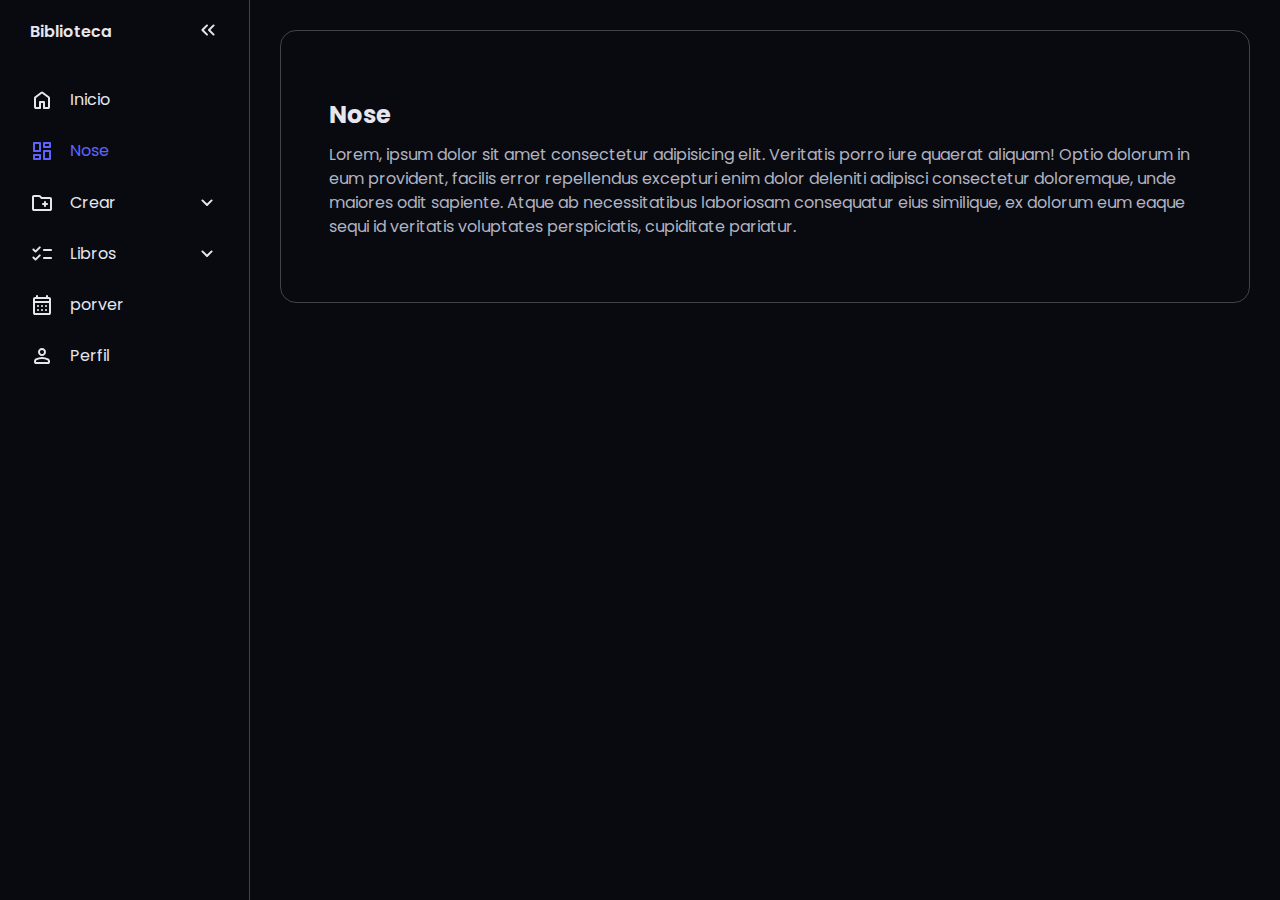
<file: Menu/Nose.html>
<!DOCTYPE html>
<html lang="en">

<head>
  <meta charset="UTF-8">
  <meta name="viewport" content="width=device-width, initial-scale=1.0">
  <title>Nose</title>
  <link rel="stylesheet" href="estilo.css">
  <script type="text/javascript" src="main.js" defer></script>
</head>

<body>
  <nav id="sidebar">
    <ul>
      <li>
        <span class="logo">Biblioteca</span>
        <button onclick=toggleSidebar() id="toggle-btn">
          <svg xmlns="http://www.w3.org/2000/svg" height="24px" viewBox="0 -960 960 960" width="24px" fill="#e8eaed">
            <path
              d="m313-480 155 156q11 11 11.5 27.5T468-268q-11 11-28 11t-28-11L228-452q-6-6-8.5-13t-2.5-15q0-8 2.5-15t8.5-13l184-184q11-11 27.5-11.5T468-692q11 11 11 28t-11 28L313-480Zm264 0 155 156q11 11 11.5 27.5T732-268q-11 11-28 11t-28-11L492-452q-6-6-8.5-13t-2.5-15q0-8 2.5-15t8.5-13l184-184q11-11 27.5-11.5T732-692q11 11 11 28t-11 28L577-480Z" />
          </svg>
        </button>
      </li>
      <li>
        <a href="index.html">
          <svg xmlns="http://www.w3.org/2000/svg" height="24px" viewBox="0 -960 960 960" width="24px" fill="#e8eaed">
            <path
              d="M240-200h120v-200q0-17 11.5-28.5T400-440h160q17 0 28.5 11.5T600-400v200h120v-360L480-740 240-560v360Zm-80 0v-360q0-19 8.5-36t23.5-28l240-180q21-16 48-16t48 16l240 180q15 11 23.5 28t8.5 36v360q0 33-23.5 56.5T720-120H560q-17 0-28.5-11.5T520-160v-200h-80v200q0 17-11.5 28.5T400-120H240q-33 0-56.5-23.5T160-200Zm320-270Z" />
          </svg>
          <span>Inicio</span>
        </a>
      </li>
      <li class="active">
        <a href="Nose.html">
          <svg xmlns="http://www.w3.org/2000/svg" height="24px" viewBox="0 -960 960 960" width="24px" fill="#e8eaed">
            <path
              d="M520-640v-160q0-17 11.5-28.5T560-840h240q17 0 28.5 11.5T840-800v160q0 17-11.5 28.5T800-600H560q-17 0-28.5-11.5T520-640ZM120-480v-320q0-17 11.5-28.5T160-840h240q17 0 28.5 11.5T440-800v320q0 17-11.5 28.5T400-440H160q-17 0-28.5-11.5T120-480Zm400 320v-320q0-17 11.5-28.5T560-520h240q17 0 28.5 11.5T840-480v320q0 17-11.5 28.5T800-120H560q-17 0-28.5-11.5T520-160Zm-400 0v-160q0-17 11.5-28.5T160-360h240q17 0 28.5 11.5T440-320v160q0 17-11.5 28.5T400-120H160q-17 0-28.5-11.5T120-160Zm80-360h160v-240H200v240Zm400 320h160v-240H600v240Zm0-480h160v-80H600v80ZM200-200h160v-80H200v80Zm160-320Zm240-160Zm0 240ZM360-280Z" />
          </svg>
          <span>Nose</span>
        </a>
      </li>
      <li>
        <button onclick=toggleSubMenu(this) class="dropdown-btn">
          <svg xmlns="http://www.w3.org/2000/svg" height="24px" viewBox="0 -960 960 960" width="24px" fill="#e8eaed">
            <path
              d="M160-160q-33 0-56.5-23.5T80-240v-480q0-33 23.5-56.5T160-800h207q16 0 30.5 6t25.5 17l57 57h320q33 0 56.5 23.5T880-640v400q0 33-23.5 56.5T800-160H160Zm0-80h640v-400H447l-80-80H160v480Zm0 0v-480 480Zm400-160v40q0 17 11.5 28.5T600-320q17 0 28.5-11.5T640-360v-40h40q17 0 28.5-11.5T720-440q0-17-11.5-28.5T680-480h-40v-40q0-17-11.5-28.5T600-560q-17 0-28.5 11.5T560-520v40h-40q-17 0-28.5 11.5T480-440q0 17 11.5 28.5T520-400h40Z" />
          </svg>
          <span>Crear</span>
          <svg xmlns="http://www.w3.org/2000/svg" height="24px" viewBox="0 -960 960 960" width="24px" fill="#e8eaed">
            <path
              d="M480-361q-8 0-15-2.5t-13-8.5L268-556q-11-11-11-28t11-28q11-11 28-11t28 11l156 156 156-156q11-11 28-11t28 11q11 11 11 28t-11 28L508-372q-6 6-13 8.5t-15 2.5Z" />
          </svg>
        </button>
        <ul class="sub-menu">
          <div>
            <li><a href="Crear Libro.html">Creacion del libro</a></li>
            <li><a href="SubirLibro.html">Publicar/Subir</a></li>

          </div>
        </ul>
      </li>
      <li>
        <button onclick=toggleSubMenu(this) class="dropdown-btn">
          <svg xmlns="http://www.w3.org/2000/svg" height="24px" viewBox="0 -960 960 960" width="24px" fill="#e8eaed">
            <path
              d="m221-313 142-142q12-12 28-11.5t28 12.5q11 12 11 28t-11 28L250-228q-12 12-28 12t-28-12l-86-86q-11-11-11-28t11-28q11-11 28-11t28 11l57 57Zm0-320 142-142q12-12 28-11.5t28 12.5q11 12 11 28t-11 28L250-548q-12 12-28 12t-28-12l-86-86q-11-11-11-28t11-28q11-11 28-11t28 11l57 57Zm339 353q-17 0-28.5-11.5T520-320q0-17 11.5-28.5T560-360h280q17 0 28.5 11.5T880-320q0 17-11.5 28.5T840-280H560Zm0-320q-17 0-28.5-11.5T520-640q0-17 11.5-28.5T560-680h280q17 0 28.5 11.5T880-640q0 17-11.5 28.5T840-600H560Z" />
          </svg>
          <span>Libros</span>
          <svg xmlns="http://www.w3.org/2000/svg" height="24px" viewBox="0 -960 960 960" width="24px" fill="#e8eaed">
            <path
              d="M480-361q-8 0-15-2.5t-13-8.5L268-556q-11-11-11-28t11-28q11-11 28-11t28 11l156 156 156-156q11-11 28-11t28 11q11 11 11 28t-11 28L508-372q-6 6-13 8.5t-15 2.5Z" />
          </svg>
        </button>
        <ul class="sub-menu">
          <div>
            <li><a href="LenguaEspañola.html">Lengua Española</a></li>
            <li><a href="CienciasNaturales.html">Ciencias Naturales</a></li>
            <li><a href="CienciasSociales.html">Ciencias Sociales</a></li>
          </div>
        </ul>
      </li>
      <li>
        <a href="porver.html">
          <svg xmlns="http://www.w3.org/2000/svg" height="24px" viewBox="0 -960 960 960" width="24px" fill="#e8eaed">
            <path
              d="M200-80q-33 0-56.5-23.5T120-160v-560q0-33 23.5-56.5T200-800h40v-40q0-17 11.5-28.5T280-880q17 0 28.5 11.5T320-840v40h320v-40q0-17 11.5-28.5T680-880q17 0 28.5 11.5T720-840v40h40q33 0 56.5 23.5T840-720v560q0 33-23.5 56.5T760-80H200Zm0-80h560v-400H200v400Zm0-480h560v-80H200v80Zm0 0v-80 80Zm280 240q-17 0-28.5-11.5T440-440q0-17 11.5-28.5T480-480q17 0 28.5 11.5T520-440q0 17-11.5 28.5T480-400Zm-160 0q-17 0-28.5-11.5T280-440q0-17 11.5-28.5T320-480q17 0 28.5 11.5T360-440q0 17-11.5 28.5T320-400Zm320 0q-17 0-28.5-11.5T600-440q0-17 11.5-28.5T640-480q17 0 28.5 11.5T680-440q0 17-11.5 28.5T640-400ZM480-240q-17 0-28.5-11.5T440-280q0-17 11.5-28.5T480-320q17 0 28.5 11.5T520-280q0 17-11.5 28.5T480-240Zm-160 0q-17 0-28.5-11.5T280-280q0-17 11.5-28.5T320-320q17 0 28.5 11.5T360-280q0 17-11.5 28.5T320-240Zm320 0q-17 0-28.5-11.5T600-280q0-17 11.5-28.5T640-320q17 0 28.5 11.5T680-280q0 17-11.5 28.5T640-240Z" />
          </svg>
          <span>porver</span>
        </a>
      </li>
      <li>
        <a href="perfil.html">
          <svg xmlns="http://www.w3.org/2000/svg" height="24px" viewBox="0 -960 960 960" width="24px" fill="#e8eaed">
            <path
              d="M480-480q-66 0-113-47t-47-113q0-66 47-113t113-47q66 0 113 47t47 113q0 66-47 113t-113 47ZM160-240v-32q0-34 17.5-62.5T224-378q62-31 126-46.5T480-440q66 0 130 15.5T736-378q29 15 46.5 43.5T800-272v32q0 33-23.5 56.5T720-160H240q-33 0-56.5-23.5T160-240Zm80 0h480v-32q0-11-5.5-20T700-306q-54-27-109-40.5T480-360q-56 0-111 13.5T260-306q-9 5-14.5 14t-5.5 20v32Zm240-320q33 0 56.5-23.5T560-640q0-33-23.5-56.5T480-720q-33 0-56.5 23.5T400-640q0 33 23.5 56.5T480-560Zm0-80Zm0 400Z" />
          </svg>
          <span>Perfil</span>
        </a>
      </li>
    </ul>
  </nav>
  <main>
    <div class="container">
      <h2>Nose</h2>
      <p>Lorem, ipsum dolor sit amet consectetur adipisicing elit. Veritatis porro iure quaerat aliquam! Optio dolorum
        in eum provident, facilis error repellendus excepturi enim dolor deleniti adipisci consectetur doloremque, unde
        maiores odit sapiente. Atque ab necessitatibus laboriosam consequatur eius similique, ex dolorum eum eaque sequi
        id veritatis voluptates perspiciatis, cupiditate pariatur.</p>
    </div>
  </main>
</body>

</html>
</file>
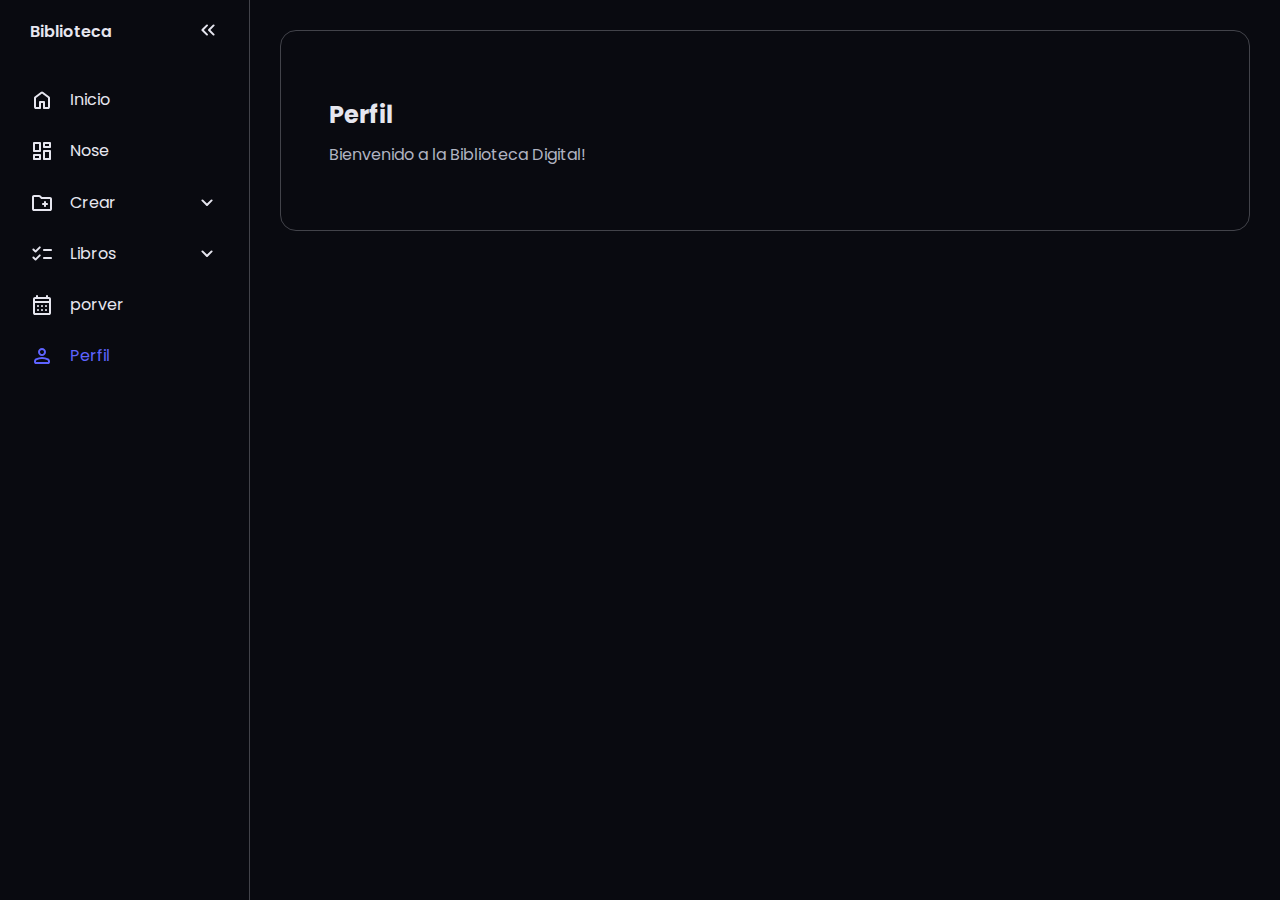
<file: Menu/perfil.html>
<!DOCTYPE html>
<html lang="en">

<head>
    <meta charset="UTF-8">
    <meta name="viewport" content="width=device-width, initial-scale=1.0">
    <title>Perfil</title>
    <link rel="stylesheet" href="estilo.css">
    <script type="text/javascript" src="main.js" defer></script>
</head>

<body>
    <nav id="sidebar">
        <ul>
            <li>
                <span class="logo">Biblioteca</span>
                <button onclick=toggleSidebar() id="toggle-btn">
                    <svg xmlns="http://www.w3.org/2000/svg" height="24px" viewBox="0 -960 960 960" width="24px"
                        fill="#e8eaed">
                        <path
                            d="m313-480 155 156q11 11 11.5 27.5T468-268q-11 11-28 11t-28-11L228-452q-6-6-8.5-13t-2.5-15q0-8 2.5-15t8.5-13l184-184q11-11 27.5-11.5T468-692q11 11 11 28t-11 28L313-480Zm264 0 155 156q11 11 11.5 27.5T732-268q-11 11-28 11t-28-11L492-452q-6-6-8.5-13t-2.5-15q0-8 2.5-15t8.5-13l184-184q11-11 27.5-11.5T732-692q11 11 11 28t-11 28L577-480Z" />
                    </svg>
                </button>
            </li>
            <li>
                <a href="index.html">
                    <svg xmlns="http://www.w3.org/2000/svg" height="24px" viewBox="0 -960 960 960" width="24px"
                        fill="#e8eaed">
                        <path
                            d="M240-200h120v-200q0-17 11.5-28.5T400-440h160q17 0 28.5 11.5T600-400v200h120v-360L480-740 240-560v360Zm-80 0v-360q0-19 8.5-36t23.5-28l240-180q21-16 48-16t48 16l240 180q15 11 23.5 28t8.5 36v360q0 33-23.5 56.5T720-120H560q-17 0-28.5-11.5T520-160v-200h-80v200q0 17-11.5 28.5T400-120H240q-33 0-56.5-23.5T160-200Zm320-270Z" />
                    </svg>
                    <span>Inicio</span>
                </a>
            </li>
            <li>
                <a href="Nose.html">
                    <svg xmlns="http://www.w3.org/2000/svg" height="24px" viewBox="0 -960 960 960" width="24px"
                        fill="#e8eaed">
                        <path
                            d="M520-640v-160q0-17 11.5-28.5T560-840h240q17 0 28.5 11.5T840-800v160q0 17-11.5 28.5T800-600H560q-17 0-28.5-11.5T520-640ZM120-480v-320q0-17 11.5-28.5T160-840h240q17 0 28.5 11.5T440-800v320q0 17-11.5 28.5T400-440H160q-17 0-28.5-11.5T120-480Zm400 320v-320q0-17 11.5-28.5T560-520h240q17 0 28.5 11.5T840-480v320q0 17-11.5 28.5T800-120H560q-17 0-28.5-11.5T520-160Zm-400 0v-160q0-17 11.5-28.5T160-360h240q17 0 28.5 11.5T440-320v160q0 17-11.5 28.5T400-120H160q-17 0-28.5-11.5T120-160Zm80-360h160v-240H200v240Zm400 320h160v-240H600v240Zm0-480h160v-80H600v80ZM200-200h160v-80H200v80Zm160-320Zm240-160Zm0 240ZM360-280Z" />
                    </svg>
                    <span>Nose</span>
                </a>
            </li>
            <li>
                <button onclick=toggleSubMenu(this) class="dropdown-btn">
                    <svg xmlns="http://www.w3.org/2000/svg" height="24px" viewBox="0 -960 960 960" width="24px"
                        fill="#e8eaed">
                        <path
                            d="M160-160q-33 0-56.5-23.5T80-240v-480q0-33 23.5-56.5T160-800h207q16 0 30.5 6t25.5 17l57 57h320q33 0 56.5 23.5T880-640v400q0 33-23.5 56.5T800-160H160Zm0-80h640v-400H447l-80-80H160v480Zm0 0v-480 480Zm400-160v40q0 17 11.5 28.5T600-320q17 0 28.5-11.5T640-360v-40h40q17 0 28.5-11.5T720-440q0-17-11.5-28.5T680-480h-40v-40q0-17-11.5-28.5T600-560q-17 0-28.5 11.5T560-520v40h-40q-17 0-28.5 11.5T480-440q0 17 11.5 28.5T520-400h40Z" />
                    </svg>
                    <span>Crear</span>
                    <svg xmlns="http://www.w3.org/2000/svg" height="24px" viewBox="0 -960 960 960" width="24px"
                        fill="#e8eaed">
                        <path
                            d="M480-361q-8 0-15-2.5t-13-8.5L268-556q-11-11-11-28t11-28q11-11 28-11t28 11l156 156 156-156q11-11 28-11t28 11q11 11 11 28t-11 28L508-372q-6 6-13 8.5t-15 2.5Z" />
                    </svg>
                </button>
                <ul class="sub-menu">
                    <div>
                        <li><a href="Crear Libro.html">Creacion del Libro</a></li>
                        <li><a href="SubirLibro.html">Publicar/Subir</a></li>
                    </div>
                </ul>
            </li>
            <li>
                <button onclick=toggleSubMenu(this) class="dropdown-btn">
                    <svg xmlns="http://www.w3.org/2000/svg" height="24px" viewBox="0 -960 960 960" width="24px"
                        fill="#e8eaed">
                        <path
                            d="m221-313 142-142q12-12 28-11.5t28 12.5q11 12 11 28t-11 28L250-228q-12 12-28 12t-28-12l-86-86q-11-11-11-28t11-28q11-11 28-11t28 11l57 57Zm0-320 142-142q12-12 28-11.5t28 12.5q11 12 11 28t-11 28L250-548q-12 12-28 12t-28-12l-86-86q-11-11-11-28t11-28q11-11 28-11t28 11l57 57Zm339 353q-17 0-28.5-11.5T520-320q0-17 11.5-28.5T560-360h280q17 0 28.5 11.5T880-320q0 17-11.5 28.5T840-280H560Zm0-320q-17 0-28.5-11.5T520-640q0-17 11.5-28.5T560-680h280q17 0 28.5 11.5T880-640q0 17-11.5 28.5T840-600H560Z" />
                    </svg>
                    <span>Libros</span>
                    <svg xmlns="http://www.w3.org/2000/svg" height="24px" viewBox="0 -960 960 960" width="24px"
                        fill="#e8eaed">
                        <path
                            d="M480-361q-8 0-15-2.5t-13-8.5L268-556q-11-11-11-28t11-28q11-11 28-11t28 11l156 156 156-156q11-11 28-11t28 11q11 11 11 28t-11 28L508-372q-6 6-13 8.5t-15 2.5Z" />
                    </svg>
                </button>
                <ul class="sub-menu">
                    <div>
                        <li><a href="LenguaEspañola.html">Lengua Española</a></li>
                        <li><a href="CienciasNaturales.html">Ciencias Naturales</a></li>
                        <li><a href="CienciasSociales.html">Ciencias Sociales</a></li>

                    </div>
                </ul>
            </li>
            <li>
                <a href="porver.html">
                    <svg xmlns="http://www.w3.org/2000/svg" height="24px" viewBox="0 -960 960 960" width="24px"
                        fill="#e8eaed">
                        <path
                            d="M200-80q-33 0-56.5-23.5T120-160v-560q0-33 23.5-56.5T200-800h40v-40q0-17 11.5-28.5T280-880q17 0 28.5 11.5T320-840v40h320v-40q0-17 11.5-28.5T680-880q17 0 28.5 11.5T720-840v40h40q33 0 56.5 23.5T840-720v560q0 33-23.5 56.5T760-80H200Zm0-80h560v-400H200v400Zm0-480h560v-80H200v80Zm0 0v-80 80Zm280 240q-17 0-28.5-11.5T440-440q0-17 11.5-28.5T480-480q17 0 28.5 11.5T520-440q0 17-11.5 28.5T480-400Zm-160 0q-17 0-28.5-11.5T280-440q0-17 11.5-28.5T320-480q17 0 28.5 11.5T360-440q0 17-11.5 28.5T320-400Zm320 0q-17 0-28.5-11.5T600-440q0-17 11.5-28.5T640-480q17 0 28.5 11.5T680-440q0 17-11.5 28.5T640-400ZM480-240q-17 0-28.5-11.5T440-280q0-17 11.5-28.5T480-320q17 0 28.5 11.5T520-280q0 17-11.5 28.5T480-240Zm-160 0q-17 0-28.5-11.5T280-280q0-17 11.5-28.5T320-320q17 0 28.5 11.5T360-280q0 17-11.5 28.5T320-240Zm320 0q-17 0-28.5-11.5T600-280q0-17 11.5-28.5T640-320q17 0 28.5 11.5T680-280q0 17-11.5 28.5T640-240Z" />
                    </svg>
                    <span>porver</span>
                </a>
            </li>
            <li class="active">
                <a href="perfil.html">
                    <svg xmlns="http://www.w3.org/2000/svg" height="24px" viewBox="0 -960 960 960" width="24px"
                        fill="#e8eaed">
                        <path
                            d="M480-480q-66 0-113-47t-47-113q0-66 47-113t113-47q66 0 113 47t47 113q0 66-47 113t-113 47ZM160-240v-32q0-34 17.5-62.5T224-378q62-31 126-46.5T480-440q66 0 130 15.5T736-378q29 15 46.5 43.5T800-272v32q0 33-23.5 56.5T720-160H240q-33 0-56.5-23.5T160-240Zm80 0h480v-32q0-11-5.5-20T700-306q-54-27-109-40.5T480-360q-56 0-111 13.5T260-306q-9 5-14.5 14t-5.5 20v32Zm240-320q33 0 56.5-23.5T560-640q0-33-23.5-56.5T480-720q-33 0-56.5 23.5T400-640q0 33 23.5 56.5T480-560Zm0-80Zm0 400Z" />
                    </svg>
                    <span>Perfil</span>
                </a>
            </li>
        </ul>
    </nav>
    <main>
        <div class="container">
            <h2>Perfil</h2>
            <p>Bienvenido a la Biblioteca Digital!</p>
        </div>
    </main>
</body>

</html>
</file>
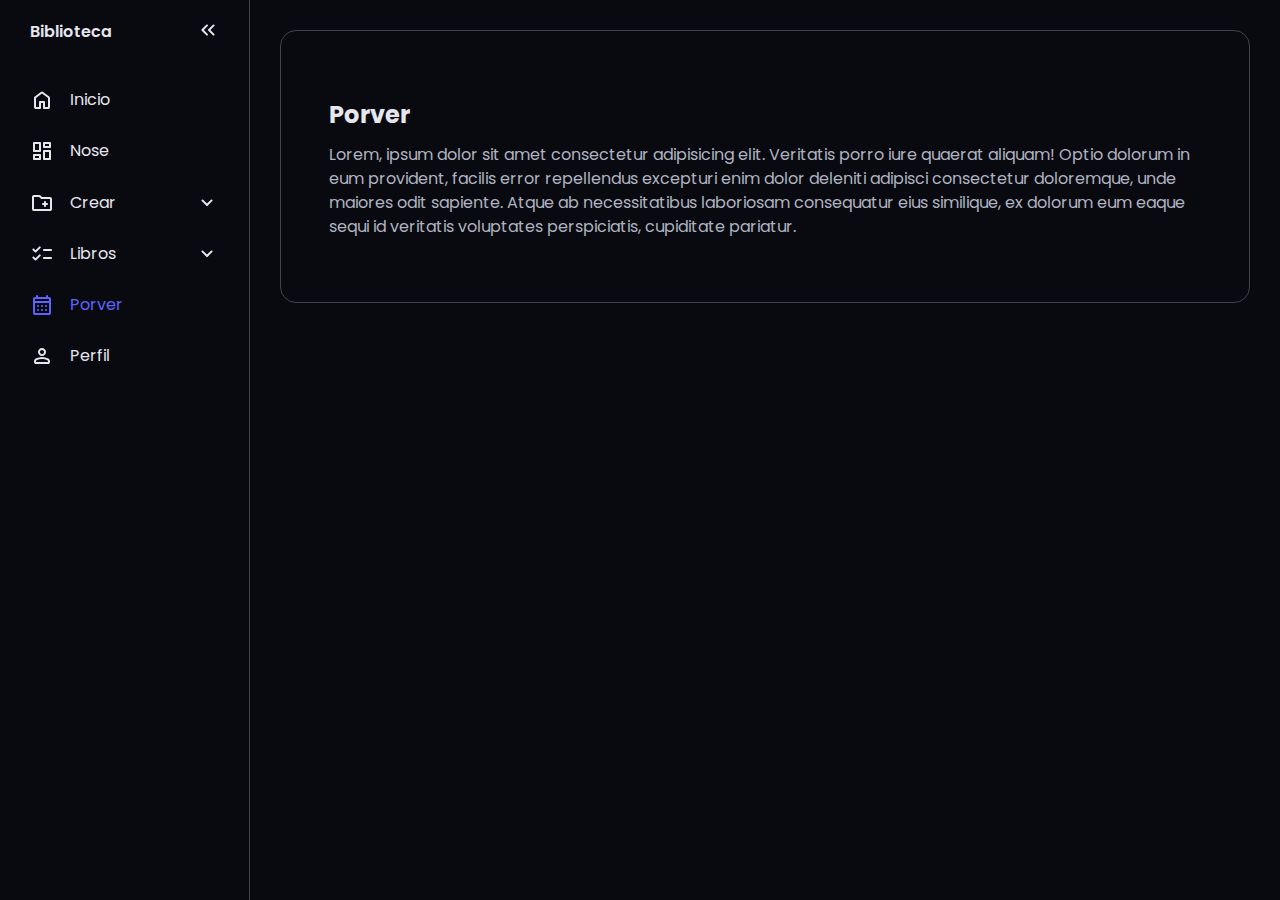
<file: Menu/porver.html>
<!DOCTYPE html>
<html lang="en">

<head>
    <meta charset="UTF-8">
    <meta name="viewport" content="width=device-width, initial-scale=1.0">
    <title>porver</title>
    <link rel="stylesheet" href="estilo.css">
    <script type="text/javascript" src="main.js" defer></script>
</head>

<body>
    <nav id="sidebar">
        <ul>
            <li>
                <span class="logo">Biblioteca</span>
                <button onclick=toggleSidebar() id="toggle-btn">
                    <svg xmlns="http://www.w3.org/2000/svg" height="24px" viewBox="0 -960 960 960" width="24px"
                        fill="#e8eaed">
                        <path
                            d="m313-480 155 156q11 11 11.5 27.5T468-268q-11 11-28 11t-28-11L228-452q-6-6-8.5-13t-2.5-15q0-8 2.5-15t8.5-13l184-184q11-11 27.5-11.5T468-692q11 11 11 28t-11 28L313-480Zm264 0 155 156q11 11 11.5 27.5T732-268q-11 11-28 11t-28-11L492-452q-6-6-8.5-13t-2.5-15q0-8 2.5-15t8.5-13l184-184q11-11 27.5-11.5T732-692q11 11 11 28t-11 28L577-480Z" />
                    </svg>
                </button>
            </li>
            <li>
                <a href="index.html">
                    <svg xmlns="http://www.w3.org/2000/svg" height="24px" viewBox="0 -960 960 960" width="24px"
                        fill="#e8eaed">
                        <path
                            d="M240-200h120v-200q0-17 11.5-28.5T400-440h160q17 0 28.5 11.5T600-400v200h120v-360L480-740 240-560v360Zm-80 0v-360q0-19 8.5-36t23.5-28l240-180q21-16 48-16t48 16l240 180q15 11 23.5 28t8.5 36v360q0 33-23.5 56.5T720-120H560q-17 0-28.5-11.5T520-160v-200h-80v200q0 17-11.5 28.5T400-120H240q-33 0-56.5-23.5T160-200Zm320-270Z" />
                    </svg>
                    <span>Inicio</span>
                </a>
            </li>
            <li>
                <a href="Nose.html">
                    <svg xmlns="http://www.w3.org/2000/svg" height="24px" viewBox="0 -960 960 960" width="24px"
                        fill="#e8eaed">
                        <path
                            d="M520-640v-160q0-17 11.5-28.5T560-840h240q17 0 28.5 11.5T840-800v160q0 17-11.5 28.5T800-600H560q-17 0-28.5-11.5T520-640ZM120-480v-320q0-17 11.5-28.5T160-840h240q17 0 28.5 11.5T440-800v320q0 17-11.5 28.5T400-440H160q-17 0-28.5-11.5T120-480Zm400 320v-320q0-17 11.5-28.5T560-520h240q17 0 28.5 11.5T840-480v320q0 17-11.5 28.5T800-120H560q-17 0-28.5-11.5T520-160Zm-400 0v-160q0-17 11.5-28.5T160-360h240q17 0 28.5 11.5T440-320v160q0 17-11.5 28.5T400-120H160q-17 0-28.5-11.5T120-160Zm80-360h160v-240H200v240Zm400 320h160v-240H600v240Zm0-480h160v-80H600v80ZM200-200h160v-80H200v80Zm160-320Zm240-160Zm0 240ZM360-280Z" />
                    </svg>
                    <span>Nose</span>
                </a>
            </li>
            <li>
                <button onclick=toggleSubMenu(this) class="dropdown-btn">
                    <svg xmlns="http://www.w3.org/2000/svg" height="24px" viewBox="0 -960 960 960" width="24px"
                        fill="#e8eaed">
                        <path
                            d="M160-160q-33 0-56.5-23.5T80-240v-480q0-33 23.5-56.5T160-800h207q16 0 30.5 6t25.5 17l57 57h320q33 0 56.5 23.5T880-640v400q0 33-23.5 56.5T800-160H160Zm0-80h640v-400H447l-80-80H160v480Zm0 0v-480 480Zm400-160v40q0 17 11.5 28.5T600-320q17 0 28.5-11.5T640-360v-40h40q17 0 28.5-11.5T720-440q0-17-11.5-28.5T680-480h-40v-40q0-17-11.5-28.5T600-560q-17 0-28.5 11.5T560-520v40h-40q-17 0-28.5 11.5T480-440q0 17 11.5 28.5T520-400h40Z" />
                    </svg>
                    <span>Crear</span>
                    <svg xmlns="http://www.w3.org/2000/svg" height="24px" viewBox="0 -960 960 960" width="24px"
                        fill="#e8eaed">
                        <path
                            d="M480-361q-8 0-15-2.5t-13-8.5L268-556q-11-11-11-28t11-28q11-11 28-11t28 11l156 156 156-156q11-11 28-11t28 11q11 11 11 28t-11 28L508-372q-6 6-13 8.5t-15 2.5Z" />
                    </svg>
                </button>
                <ul class="sub-menu">
                    <div>
                        <li><a href="Crear Libro.html">Crear Libro</a></li>
                        <li><a href="SubirLibro.html">Publicar/Subir</a></li>
                    </div>
                </ul>
            </li>
            <li>
                <button onclick=toggleSubMenu(this) class="dropdown-btn">
                    <svg xmlns="http://www.w3.org/2000/svg" height="24px" viewBox="0 -960 960 960" width="24px"
                        fill="#e8eaed">
                        <path
                            d="m221-313 142-142q12-12 28-11.5t28 12.5q11 12 11 28t-11 28L250-228q-12 12-28 12t-28-12l-86-86q-11-11-11-28t11-28q11-11 28-11t28 11l57 57Zm0-320 142-142q12-12 28-11.5t28 12.5q11 12 11 28t-11 28L250-548q-12 12-28 12t-28-12l-86-86q-11-11-11-28t11-28q11-11 28-11t28 11l57 57Zm339 353q-17 0-28.5-11.5T520-320q0-17 11.5-28.5T560-360h280q17 0 28.5 11.5T880-320q0 17-11.5 28.5T840-280H560Zm0-320q-17 0-28.5-11.5T520-640q0-17 11.5-28.5T560-680h280q17 0 28.5 11.5T880-640q0 17-11.5 28.5T840-600H560Z" />
                    </svg>
                    <span>Libros</span>
                    <svg xmlns="http://www.w3.org/2000/svg" height="24px" viewBox="0 -960 960 960" width="24px"
                        fill="#e8eaed">
                        <path
                            d="M480-361q-8 0-15-2.5t-13-8.5L268-556q-11-11-11-28t11-28q11-11 28-11t28 11l156 156 156-156q11-11 28-11t28 11q11 11 11 28t-11 28L508-372q-6 6-13 8.5t-15 2.5Z" />
                    </svg>
                </button>
                <ul class="sub-menu">
                    <div>
                        <li><a href="LenguaEspañola.html">Lengua Española</a></li>
                        <li><a href="CienciasNaturales.html">Ciencias Naturales</a></li>
                        <li><a href="CienciasSociales.html">Ciencias Sociales</a></li>
                    </div>
                </ul>
            </li>
            <li class="active">
                <a href="porver.html">
                    <svg xmlns="http://www.w3.org/2000/svg" height="24px" viewBox="0 -960 960 960" width="24px"
                        fill="#e8eaed">
                        <path
                            d="M200-80q-33 0-56.5-23.5T120-160v-560q0-33 23.5-56.5T200-800h40v-40q0-17 11.5-28.5T280-880q17 0 28.5 11.5T320-840v40h320v-40q0-17 11.5-28.5T680-880q17 0 28.5 11.5T720-840v40h40q33 0 56.5 23.5T840-720v560q0 33-23.5 56.5T760-80H200Zm0-80h560v-400H200v400Zm0-480h560v-80H200v80Zm0 0v-80 80Zm280 240q-17 0-28.5-11.5T440-440q0-17 11.5-28.5T480-480q17 0 28.5 11.5T520-440q0 17-11.5 28.5T480-400Zm-160 0q-17 0-28.5-11.5T280-440q0-17 11.5-28.5T320-480q17 0 28.5 11.5T360-440q0 17-11.5 28.5T320-400Zm320 0q-17 0-28.5-11.5T600-440q0-17 11.5-28.5T640-480q17 0 28.5 11.5T680-440q0 17-11.5 28.5T640-400ZM480-240q-17 0-28.5-11.5T440-280q0-17 11.5-28.5T480-320q17 0 28.5 11.5T520-280q0 17-11.5 28.5T480-240Zm-160 0q-17 0-28.5-11.5T280-280q0-17 11.5-28.5T320-320q17 0 28.5 11.5T360-280q0 17-11.5 28.5T320-240Zm320 0q-17 0-28.5-11.5T600-280q0-17 11.5-28.5T640-320q17 0 28.5 11.5T680-280q0 17-11.5 28.5T640-240Z" />
                    </svg>
                    <span>Porver</span>
                </a>
            </li>
            <li>
                <a href="perfil.html">
                    <svg xmlns="http://www.w3.org/2000/svg" height="24px" viewBox="0 -960 960 960" width="24px"
                        fill="#e8eaed">
                        <path
                            d="M480-480q-66 0-113-47t-47-113q0-66 47-113t113-47q66 0 113 47t47 113q0 66-47 113t-113 47ZM160-240v-32q0-34 17.5-62.5T224-378q62-31 126-46.5T480-440q66 0 130 15.5T736-378q29 15 46.5 43.5T800-272v32q0 33-23.5 56.5T720-160H240q-33 0-56.5-23.5T160-240Zm80 0h480v-32q0-11-5.5-20T700-306q-54-27-109-40.5T480-360q-56 0-111 13.5T260-306q-9 5-14.5 14t-5.5 20v32Zm240-320q33 0 56.5-23.5T560-640q0-33-23.5-56.5T480-720q-33 0-56.5 23.5T400-640q0 33 23.5 56.5T480-560Zm0-80Zm0 400Z" />
                    </svg>
                    <span>Perfil</span>
                </a>
            </li>
        </ul>
    </nav>
    <main>
        <div class="container">
            <h2>Porver</h2>
            <p>Lorem, ipsum dolor sit amet consectetur adipisicing elit. Veritatis porro iure quaerat aliquam! Optio
                dolorum in eum provident, facilis error repellendus excepturi enim dolor deleniti adipisci consectetur
                doloremque, unde maiores odit sapiente. Atque ab necessitatibus laboriosam consequatur eius similique,
                ex dolorum eum eaque sequi id veritatis voluptates perspiciatis, cupiditate pariatur.</p>
        </div>
    </main>
</body>

</html>
</file>
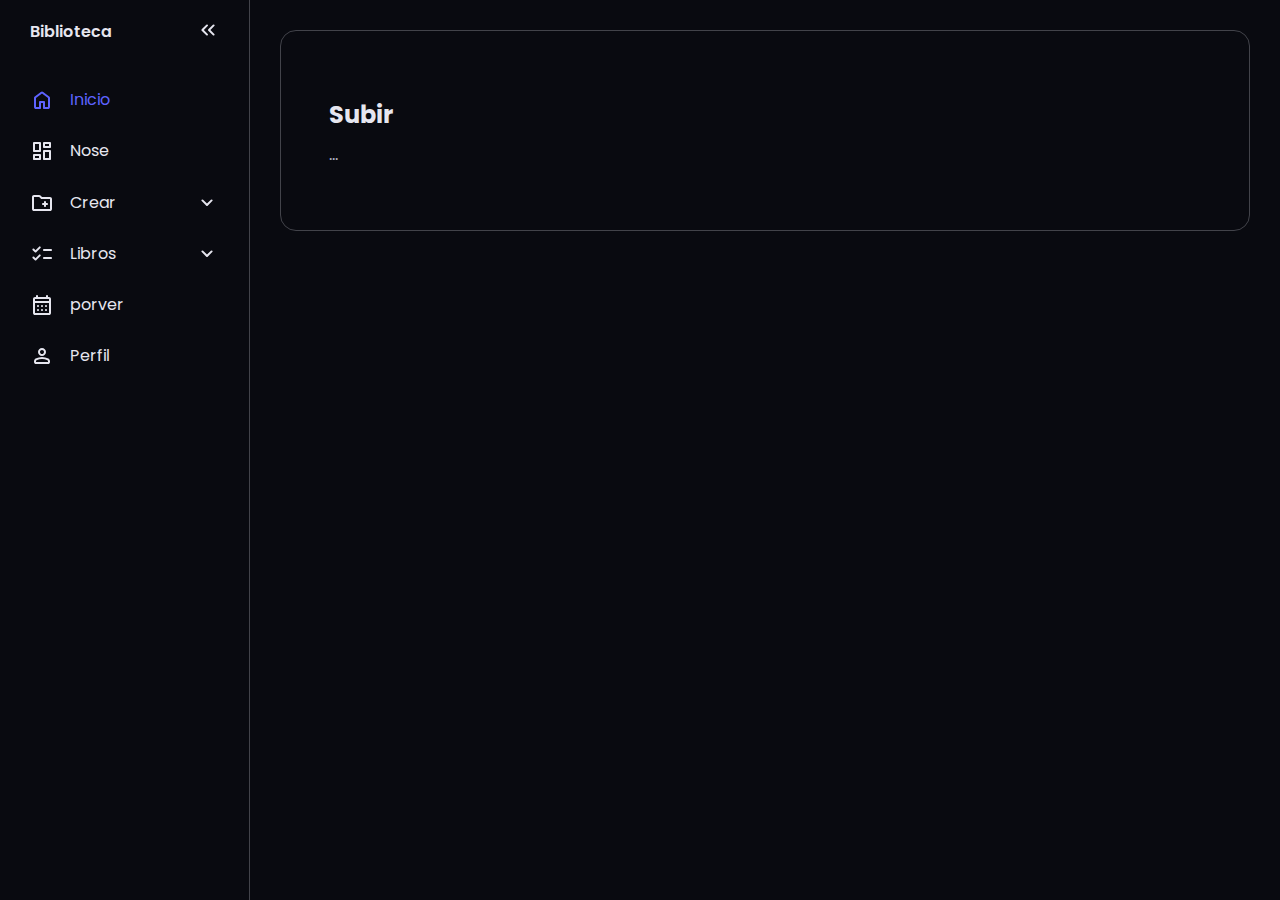
<file: Menu/SubirLibro.html>
<!DOCTYPE html>
<html lang="en">

<head>
    <meta charset="UTF-8">
    <meta name="viewport" content="width=device-width, initial-scale=1.0">
    <title>Biblioteca</title>
    <link rel="stylesheet" href="estilo.css">
    <script type="text/javascript" src="main.js" defer></script>
</head>

<body>
    <nav id="sidebar">
        <ul>
            <li>
                <span class="logo">Biblioteca</span>
                <button onclick=toggleSidebar() id="toggle-btn">
                    <svg xmlns="http://www.w3.org/2000/svg" height="24px" viewBox="0 -960 960 960" width="24px"
                        fill="#e8eaed">
                        <path
                            d="m313-480 155 156q11 11 11.5 27.5T468-268q-11 11-28 11t-28-11L228-452q-6-6-8.5-13t-2.5-15q0-8 2.5-15t8.5-13l184-184q11-11 27.5-11.5T468-692q11 11 11 28t-11 28L313-480Zm264 0 155 156q11 11 11.5 27.5T732-268q-11 11-28 11t-28-11L492-452q-6-6-8.5-13t-2.5-15q0-8 2.5-15t8.5-13l184-184q11-11 27.5-11.5T732-692q11 11 11 28t-11 28L577-480Z" />
                    </svg>
                </button>
            </li>
            <li class="active">
                <a href="index.html">
                    <svg xmlns="http://www.w3.org/2000/svg" height="24px" viewBox="0 -960 960 960" width="24px"
                        fill="#e8eaed">
                        <path
                            d="M240-200h120v-200q0-17 11.5-28.5T400-440h160q17 0 28.5 11.5T600-400v200h120v-360L480-740 240-560v360Zm-80 0v-360q0-19 8.5-36t23.5-28l240-180q21-16 48-16t48 16l240 180q15 11 23.5 28t8.5 36v360q0 33-23.5 56.5T720-120H560q-17 0-28.5-11.5T520-160v-200h-80v200q0 17-11.5 28.5T400-120H240q-33 0-56.5-23.5T160-200Zm320-270Z" />
                    </svg>
                    <span>Inicio</span>
                </a>
            </li>
            <li>
                <a href="Nose.html">
                    <svg xmlns="http://www.w3.org/2000/svg" height="24px" viewBox="0 -960 960 960" width="24px"
                        fill="#e8eaed">
                        <path
                            d="M520-640v-160q0-17 11.5-28.5T560-840h240q17 0 28.5 11.5T840-800v160q0 17-11.5 28.5T800-600H560q-17 0-28.5-11.5T520-640ZM120-480v-320q0-17 11.5-28.5T160-840h240q17 0 28.5 11.5T440-800v320q0 17-11.5 28.5T400-440H160q-17 0-28.5-11.5T120-480Zm400 320v-320q0-17 11.5-28.5T560-520h240q17 0 28.5 11.5T840-480v320q0 17-11.5 28.5T800-120H560q-17 0-28.5-11.5T520-160Zm-400 0v-160q0-17 11.5-28.5T160-360h240q17 0 28.5 11.5T440-320v160q0 17-11.5 28.5T400-120H160q-17 0-28.5-11.5T120-160Zm80-360h160v-240H200v240Zm400 320h160v-240H600v240Zm0-480h160v-80H600v80ZM200-200h160v-80H200v80Zm160-320Zm240-160Zm0 240ZM360-280Z" />
                    </svg>
                    <span>Nose</span>
                </a>
            </li>
            <li>
                <button onclick=toggleSubMenu(this) class="dropdown-btn">
                    <svg xmlns="http://www.w3.org/2000/svg" height="24px" viewBox="0 -960 960 960" width="24px"
                        fill="#e8eaed">
                        <path
                            d="M160-160q-33 0-56.5-23.5T80-240v-480q0-33 23.5-56.5T160-800h207q16 0 30.5 6t25.5 17l57 57h320q33 0 56.5 23.5T880-640v400q0 33-23.5 56.5T800-160H160Zm0-80h640v-400H447l-80-80H160v480Zm0 0v-480 480Zm400-160v40q0 17 11.5 28.5T600-320q17 0 28.5-11.5T640-360v-40h40q17 0 28.5-11.5T720-440q0-17-11.5-28.5T680-480h-40v-40q0-17-11.5-28.5T600-560q-17 0-28.5 11.5T560-520v40h-40q-17 0-28.5 11.5T480-440q0 17 11.5 28.5T520-400h40Z" />
                    </svg>
                    <span>Crear</span>
                    <svg xmlns="http://www.w3.org/2000/svg" height="24px" viewBox="0 -960 960 960" width="24px"
                        fill="#e8eaed">
                        <path
                            d="M480-361q-8 0-15-2.5t-13-8.5L268-556q-11-11-11-28t11-28q11-11 28-11t28 11l156 156 156-156q11-11 28-11t28 11q11 11 11 28t-11 28L508-372q-6 6-13 8.5t-15 2.5Z" />
                    </svg>
                </button>
                <ul class="sub-menu">
                    <div>
                        <li><a href="Crear Libro.html">Crear Libro</a></li>
                        <li><a href="SubirLibro.html">Publicar/Subir</a></li>
                    </div>
                </ul>
            </li>
            <li>
                <button onclick=toggleSubMenu(this) class="dropdown-btn">
                    <svg xmlns="http://www.w3.org/2000/svg" height="24px" viewBox="0 -960 960 960" width="24px"
                        fill="#e8eaed">
                        <path
                            d="m221-313 142-142q12-12 28-11.5t28 12.5q11 12 11 28t-11 28L250-228q-12 12-28 12t-28-12l-86-86q-11-11-11-28t11-28q11-11 28-11t28 11l57 57Zm0-320 142-142q12-12 28-11.5t28 12.5q11 12 11 28t-11 28L250-548q-12 12-28 12t-28-12l-86-86q-11-11-11-28t11-28q11-11 28-11t28 11l57 57Zm339 353q-17 0-28.5-11.5T520-320q0-17 11.5-28.5T560-360h280q17 0 28.5 11.5T880-320q0 17-11.5 28.5T840-280H560Zm0-320q-17 0-28.5-11.5T520-640q0-17 11.5-28.5T560-680h280q17 0 28.5 11.5T880-640q0 17-11.5 28.5T840-600H560Z" />
                    </svg>
                    <span>Libros</span>
                    <svg xmlns="http://www.w3.org/2000/svg" height="24px" viewBox="0 -960 960 960" width="24px"
                        fill="#e8eaed">
                        <path
                            d="M480-361q-8 0-15-2.5t-13-8.5L268-556q-11-11-11-28t11-28q11-11 28-11t28 11l156 156 156-156q11-11 28-11t28 11q11 11 11 28t-11 28L508-372q-6 6-13 8.5t-15 2.5Z" />
                    </svg>
                </button>
                <ul class="sub-menu">
                    <div>
                        <li><a href="LenguaEspañola.html">Lengua Española</a></li>
                        <li><a href="CienciasSociales.html">Ciencias Sociales</a></li>
                        <li><a href="CienciasNaturales.html">Ciencias Naturales</a></li>

                    </div>
                </ul>
            </li>
            <li>
                <a href="porver.html">
                    <svg xmlns="http://www.w3.org/2000/svg" height="24px" viewBox="0 -960 960 960" width="24px"
                        fill="#e8eaed">
                        <path
                            d="M200-80q-33 0-56.5-23.5T120-160v-560q0-33 23.5-56.5T200-800h40v-40q0-17 11.5-28.5T280-880q17 0 28.5 11.5T320-840v40h320v-40q0-17 11.5-28.5T680-880q17 0 28.5 11.5T720-840v40h40q33 0 56.5 23.5T840-720v560q0 33-23.5 56.5T760-80H200Zm0-80h560v-400H200v400Zm0-480h560v-80H200v80Zm0 0v-80 80Zm280 240q-17 0-28.5-11.5T440-440q0-17 11.5-28.5T480-480q17 0 28.5 11.5T520-440q0 17-11.5 28.5T480-400Zm-160 0q-17 0-28.5-11.5T280-440q0-17 11.5-28.5T320-480q17 0 28.5 11.5T360-440q0 17-11.5 28.5T320-400Zm320 0q-17 0-28.5-11.5T600-440q0-17 11.5-28.5T640-480q17 0 28.5 11.5T680-440q0 17-11.5 28.5T640-400ZM480-240q-17 0-28.5-11.5T440-280q0-17 11.5-28.5T480-320q17 0 28.5 11.5T520-280q0 17-11.5 28.5T480-240Zm-160 0q-17 0-28.5-11.5T280-280q0-17 11.5-28.5T320-320q17 0 28.5 11.5T360-280q0 17-11.5 28.5T320-240Zm320 0q-17 0-28.5-11.5T600-280q0-17 11.5-28.5T640-320q17 0 28.5 11.5T680-280q0 17-11.5 28.5T640-240Z" />
                    </svg>
                    <span>porver</span>
                </a>
            </li>
            <li>
                <a href="perfil.html">
                    <svg xmlns="http://www.w3.org/2000/svg" height="24px" viewBox="0 -960 960 960" width="24px"
                        fill="#e8eaed">
                        <path
                            d="M480-480q-66 0-113-47t-47-113q0-66 47-113t113-47q66 0 113 47t47 113q0 66-47 113t-113 47ZM160-240v-32q0-34 17.5-62.5T224-378q62-31 126-46.5T480-440q66 0 130 15.5T736-378q29 15 46.5 43.5T800-272v32q0 33-23.5 56.5T720-160H240q-33 0-56.5-23.5T160-240Zm80 0h480v-32q0-11-5.5-20T700-306q-54-27-109-40.5T480-360q-56 0-111 13.5T260-306q-9 5-14.5 14t-5.5 20v32Zm240-320q33 0 56.5-23.5T560-640q0-33-23.5-56.5T480-720q-33 0-56.5 23.5T400-640q0 33 23.5 56.5T480-560Zm0-80Zm0 400Z" />
                    </svg>
                    <span>Perfil</span>
                </a>
            </li>
        </ul>
    </nav>
    <main>
        <div class="container">
            <h2>Subir</h2>
            <p>...</p>
        </div>
    </main>
</body>

</html>
</file>
<file: Menu/estilo.css>
@import url('https://fonts.googleapis.com/css2?family=Poppins:ital,wght@0,100;0,200;0,300;0,400;0,500;0,600;0,700;0,800;0,900;1,100;1,200;1,300;1,400;1,500;1,600;1,700;1,800;1,900&display=swap');
:root{
  --base-clr: #090a10;
  --line-clr: #42434a;
  --hover-clr: #222533;
  --text-clr: #e6e6ef;
  --accent-clr: #5e63ff;
  --secondary-text-clr: #b0b3c1;
}
*{
  margin: 0;
  padding: 0;
}
html{
  font-family: Poppins, 'Segoe UI', Tahoma, Geneva, Verdana, sans-serif;
  line-height: 1.5rem;
}
body{
  min-height: 100vh;
  min-height: 100dvh;
  background-color: var(--base-clr);
  color: var(--text-clr);
  display: grid;
  grid-template-columns: auto 1fr;
}
#sidebar{
  box-sizing: border-box;
  height: 100vh;
  width: 250px;
  padding: 5px 1em;
  background-color: var(--base-clr);
  border-right: 1px solid var(--line-clr);

  position: sticky;
  top: 0;
  align-self: start;
  transition: 300ms ease-in-out;
  overflow: hidden;
  text-wrap: nowrap;
}
#sidebar.close{
  padding: 5px;
  width: 60px;
}
#sidebar ul{
  list-style: none;
}
#sidebar > ul > li:first-child{
  display: flex;
  justify-content: flex-end;
  margin-bottom: 16px;
  .logo{
    font-weight: 600;
  }
}
#sidebar ul li.active a{
  color: var(--accent-clr);

  svg{
    fill: var(--accent-clr);
  }
}

#sidebar a, #sidebar .dropdown-btn, #sidebar .logo{
  border-radius: .5em;
  padding: .85em;
  text-decoration: none;
  color: var(--text-clr);
  display: flex;
  align-items: center;
  gap: 1em;
}
.dropdown-btn{
  width: 100%;
  text-align: left;
  background: none;
  border: none;
  font: inherit;
  cursor: pointer;
}
#sidebar svg{
  flex-shrink: 0;
  fill: var(--text-clr);
}
#sidebar a span, #sidebar .dropdown-btn span{
  flex-grow: 1;
}
#sidebar a:hover, #sidebar .dropdown-btn:hover{
  background-color: var(--hover-clr);
}
#sidebar .sub-menu{
  display: grid;
  grid-template-rows: 0fr;
  transition: 300ms ease-in-out;

  > div{
    overflow: hidden;
  }
}
#sidebar .sub-menu.show{
  grid-template-rows: 1fr;
}
.dropdown-btn svg{
  transition: 200ms ease;
}
.rotate svg:last-child{
  rotate: 180deg;
}
#sidebar .sub-menu a{
  padding-left: 2em;
}
#toggle-btn{
  margin-left: auto;
  padding: 1em;
  border: none;
  border-radius: .5em;
  background: none;
  cursor: pointer;

  svg{
    transition: rotate 150ms ease;
  }
}
#toggle-btn:hover{
  background-color: var(--hover-clr);
}

main{
  padding: min(30px, 7%);
}
main p{
  color: var(--secondary-text-clr);
  margin-top: 5px;
  margin-bottom: 15px;
}
.container{
  border: 1px solid var(--line-clr);
  border-radius: 1em;
  margin-bottom: 20px;
  padding: min(3em, 15%);

  h2, p { margin-top: 1em }
}

@media(max-width: 800px){
  body{
    grid-template-columns: 1fr;
  }
  main{
    padding: 2em 1em 60px 1em;
  }
  .container{
    border: none;
    padding: 0;
  }
  #sidebar{
    height: 60px;
    width: 100%;
    border-right: none;
    border-top: 1px solid var(--line-clr);
    padding: 0;
    position: fixed;
    top: unset;
    bottom: 0;

    > ul{
      padding: 0;
      display: grid;
      grid-auto-columns: 60px;
      grid-auto-flow: column;
      align-items: center;
      overflow-x: scroll;
    }
    ul li{
      height: 100%;
    }
    ul a, ul .dropdown-btn{
      width: 60px;
      height: 60px;
      padding: 0;
      border-radius: 0;
      justify-content: center;
    }

    ul li span, ul li:first-child, .dropdown-btn svg:last-child{
      display: none;
    }

    ul li .sub-menu.show{
      position: fixed;
      bottom: 60px;
      left: 0;
      box-sizing: border-box;
      height: 60px;
      width: 100%;
      background-color: var(--hover-clr);
      border-top: 1px solid var(--line-clr);
      display: flex;
      justify-content: center;

      > div{
        overflow-x: auto;
      }
      li{
        display: inline-flex;
      }
      a{
        box-sizing: border-box;
        padding: 1em;
        width: auto;
        justify-content: center;
      }
    }
  }
}
</file>
